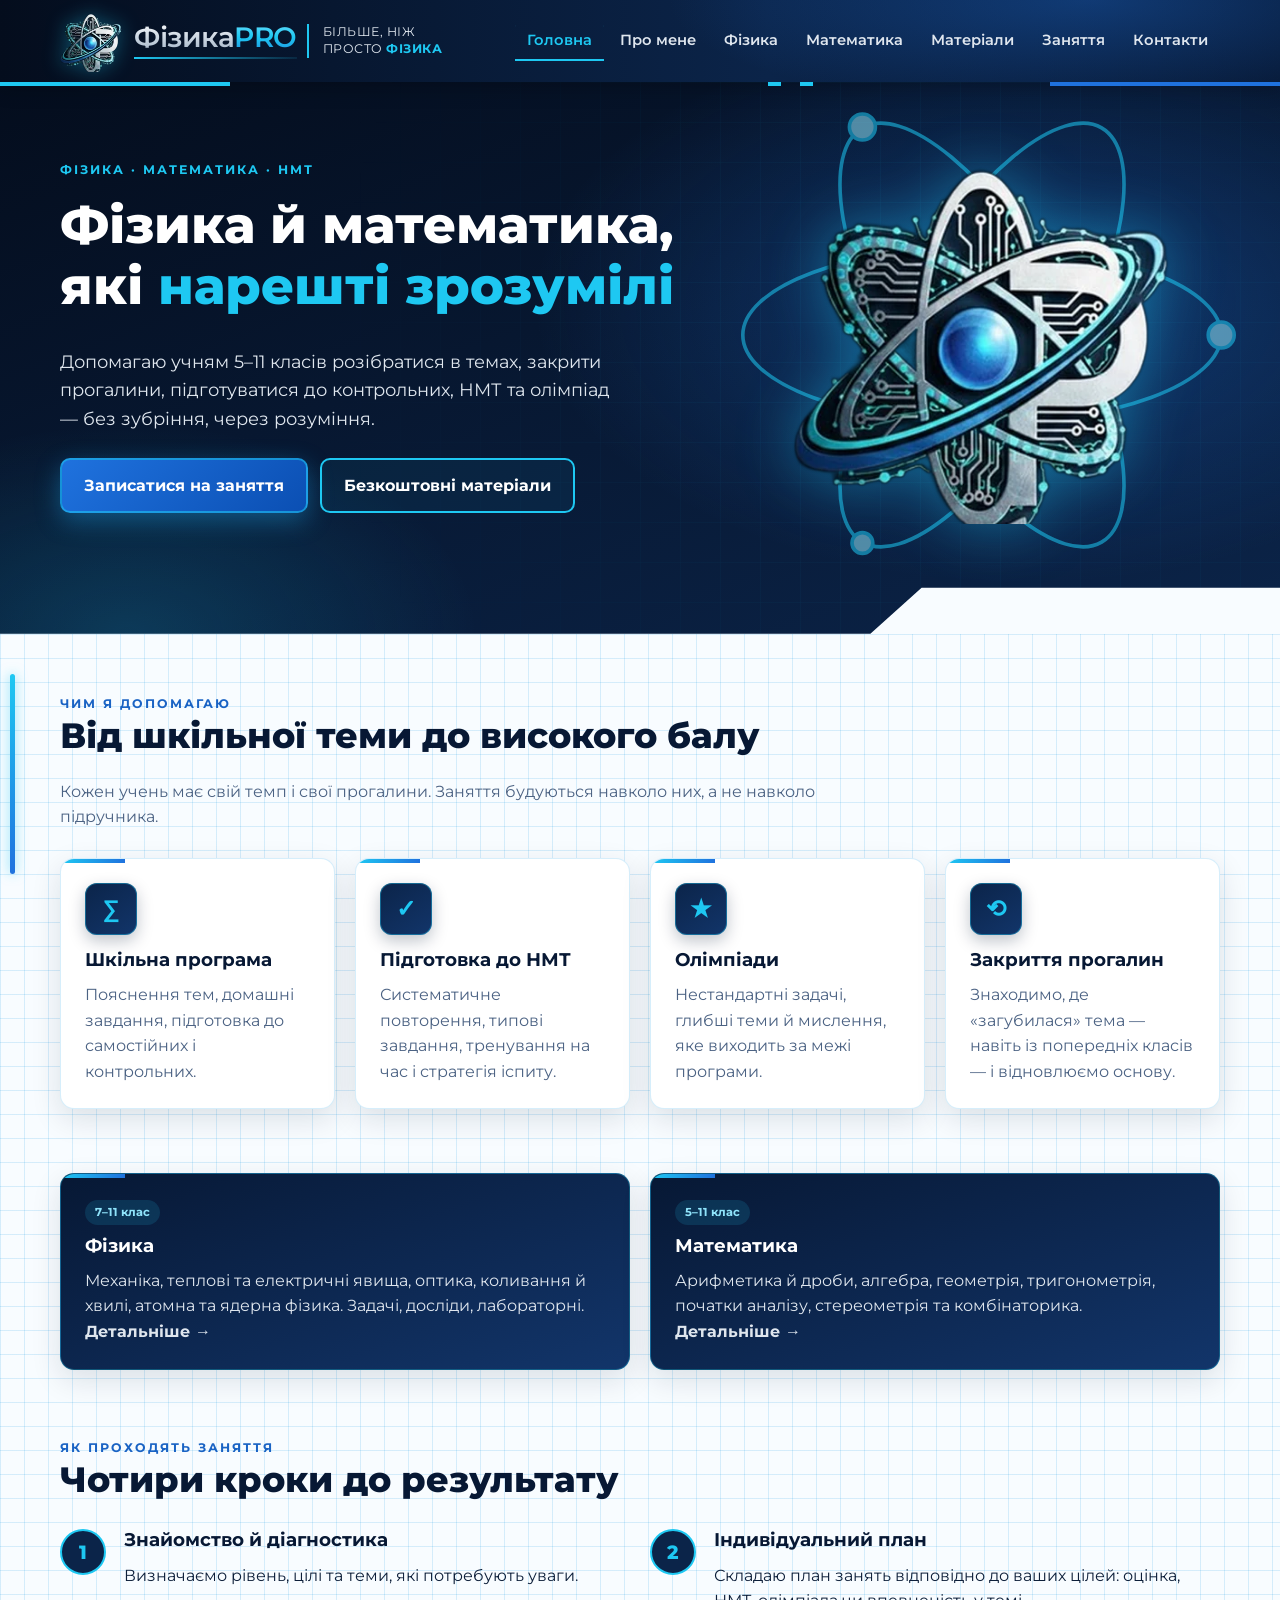
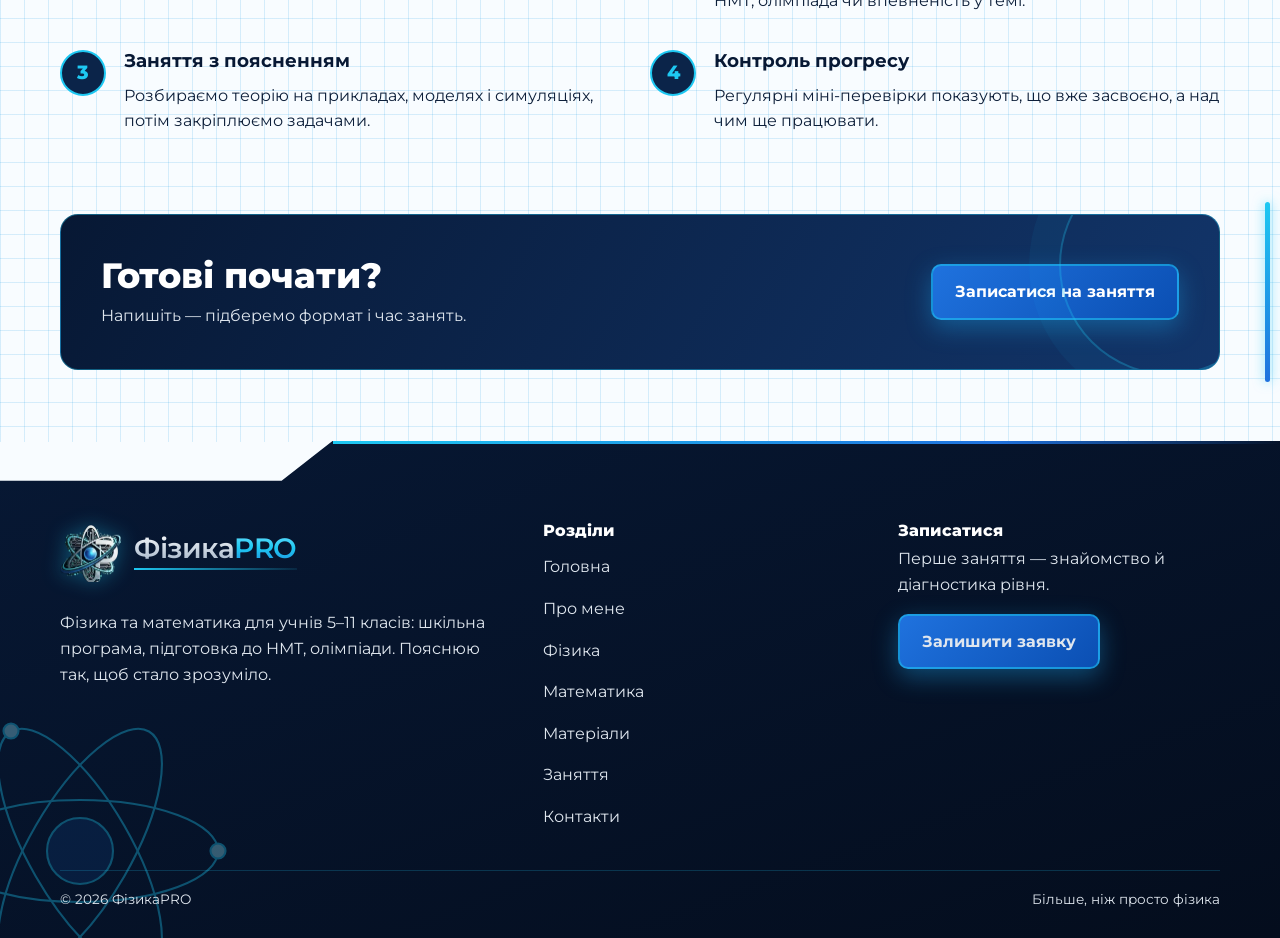
<file: index.html>
<!doctype html>
<html lang="uk">
<head>
<meta charset="utf-8">
<meta name="viewport" content="width=device-width, initial-scale=1">
<title>ФізикаPRO — більше, ніж просто фізика</title>
<meta name="description" content="Репетитор з фізики та математики для учнів 5–11 класів: шкільна програма, НМТ, олімпіади. ФізикаPRO — більше, ніж просто фізика.">
<meta name="theme-color" content="#071834">
<meta property="og:title" content="ФізикаPRO — більше, ніж просто фізика">
<meta property="og:description" content="Репетитор з фізики та математики для учнів 5–11 класів: шкільна програма, НМТ, олімпіади. ФізикаPRO — більше, ніж просто фізика.">
<meta property="og:type" content="website">
<meta property="og:locale" content="uk_UA">
<meta property="og:site_name" content="ФізикаPRO">
<meta name="referrer" content="strict-origin-when-cross-origin">
<meta http-equiv="Content-Security-Policy" content="default-src 'self'; script-src 'self'; style-src 'self'; img-src 'self' data:; font-src 'self'; connect-src 'none'; object-src 'none'; base-uri 'self'; form-action 'none'; upgrade-insecure-requests">
<script type="application/ld+json">{"@context":"https://schema.org","@type":"Person","name":"[Ваше ім'я та прізвище]","jobTitle":"Вчитель і репетитор з фізики та математики","knowsAbout":["Фізика","Математика","НМТ"],"areaServed":"UA","brand":"ФізикаPRO"}</script>
<link rel="preload" href="assets/fonts/montserrat-cyrillic-wght-normal.woff2" as="font" type="font/woff2" crossorigin>
<link rel="icon" type="image/png" sizes="32x32" href="assets/img/favicon-32.png">
<link rel="apple-touch-icon" href="assets/img/apple-touch-icon.png">
<link rel="stylesheet" href="assets/css/style.css">
</head>
<body>
<a class="skip" href="#main">Перейти до змісту</a>
<header class="site-header">
  <div class="wrap header-row">
    <div class="header-left">
      <a class="brand" href="index.html" aria-label="ФізикаPRO — на головну">
  <picture><source srcset="assets/img/emblem-124.webp" type="image/webp"><img src="assets/img/emblem-124.png" alt="" width="62" height="62"></picture>
  <span class="brand-name"><span class="fz">Фізика</span><span class="pro">PRO</span></span>
</a>
      <div class="tagline">Більше, ніж<br>просто <b>фізика</b></div>
    </div>
    <button class="menu-btn" type="button" aria-label="Меню" aria-expanded="false" aria-controls="site-nav"><span></span></button>
    <nav class="nav" id="site-nav" aria-label="Головне меню"><ul>
<li><a href="index.html" aria-current="page">Головна</a></li>
<li><a href="pro-mene.html">Про мене</a></li>
<li><a href="fizyka.html">Фізика</a></li>
<li><a href="matematyka.html">Математика</a></li>
<li><a href="materialy.html">Матеріали</a></li>
<li><a href="zaniattia.html">Заняття</a></li>
<li><a href="kontakty.html">Контакти</a></li>
    </ul></nav>
  </div>
</header>
<main id="main">
<section class="hero">
  <div class="wrap">
    <div>
      <span class="eyebrow">Фізика · Математика · НМТ</span>
      <h1>Фізика й математика, які <em>нарешті зрозумілі</em></h1>
      <p class="lead">Допомагаю учням 5–11 класів розібратися в темах, закрити прогалини, підготуватися до контрольних, НМТ та олімпіад — без зубріння, через розуміння.</p>
      <div class="btns">
        <a class="btn btn-primary" href="kontakty.html">Записатися на заняття</a>
        <a class="btn btn-ghost" href="materialy.html">Безкоштовні матеріали</a>
      </div>
    </div>
    <div class="hero-visual"><svg viewBox="0 0 200 200" aria-hidden="true" fill="none" stroke="#1ec8f2" stroke-width="1.4">
<ellipse cx="100" cy="100" rx="92" ry="34"/><ellipse cx="100" cy="100" rx="92" ry="34" transform="rotate(60 100 100)"/>
<ellipse cx="100" cy="100" rx="92" ry="34" transform="rotate(-60 100 100)"/>
<circle cx="192" cy="100" r="5" fill="#8fe3fa"/><circle cx="54" cy="20" r="5" fill="#8fe3fa"/><circle cx="54" cy="180" r="4" fill="#8fe3fa"/>
<circle cx="100" cy="100" r="22" fill="#1f72de" fill-opacity=".35"/></svg><picture><source srcset="assets/img/emblem.webp" type="image/webp"><img src="assets/img/emblem.png" alt="Емблема ФізикаPRO" width="380" height="379" fetchpriority="high"></picture></div>
  </div>
</section>
<div class="sheet">
  <div class="wrap">
<section class="section">
  <div class="section-head"><span class="kicker">Чим я допомагаю</span><h2>Від шкільної теми до високого балу</h2>
  <p>Кожен учень має свій темп і свої прогалини. Заняття будуються навколо них, а не навколо підручника.</p></div>
  <div class="grid grid-4">
    <div class="card"><div class="icon" aria-hidden="true">∑</div><h3>Шкільна програма</h3><p>Пояснення тем, домашні завдання, підготовка до самостійних і контрольних.</p></div>
    <div class="card"><div class="icon" aria-hidden="true">✓</div><h3>Підготовка до НМТ</h3><p>Систематичне повторення, типові завдання, тренування на час і стратегія іспиту.</p></div>
    <div class="card"><div class="icon" aria-hidden="true">★</div><h3>Олімпіади</h3><p>Нестандартні задачі, глибші теми й мислення, яке виходить за межі програми.</p></div>
    <div class="card"><div class="icon" aria-hidden="true">⟲</div><h3>Закриття прогалин</h3><p>Знаходимо, де «загубилася» тема — навіть із попередніх класів — і відновлюємо основу.</p></div>
  </div>
</section>

<section class="section">
  <div class="grid grid-2">
    <a class="card card-dark card-link" href="fizyka.html">
      <span class="tag tag-dark">7–11 клас</span><h3>Фізика</h3>
      <p>Механіка, теплові та електричні явища, оптика, коливання й хвилі, атомна та ядерна фізика. Задачі, досліди, лабораторні.</p>
      <p class="mt more-dark">Детальніше →</p>
    </a>
    <a class="card card-dark card-link" href="matematyka.html">
      <span class="tag tag-dark">5–11 клас</span><h3>Математика</h3>
      <p>Арифметика й дроби, алгебра, геометрія, тригонометрія, початки аналізу, стереометрія та комбінаторика.</p>
      <p class="mt more-dark">Детальніше →</p>
    </a>
  </div>
</section>

<section class="section">
  <div class="section-head"><span class="kicker">Як проходять заняття</span><h2>Чотири кроки до результату</h2></div>
  <div class="grid grid-2 steps">
    <div class="step"><h3>Знайомство й діагностика</h3><p>Визначаємо рівень, цілі та теми, які потребують уваги.</p></div>
    <div class="step"><h3>Індивідуальний план</h3><p>Складаю план занять відповідно до ваших цілей: оцінка, НМТ, олімпіада чи впевненість у темі.</p></div>
    <div class="step"><h3>Заняття з поясненням</h3><p>Розбираємо теорію на прикладах, моделях і симуляціях, потім закріплюємо задачами.</p></div>
    <div class="step"><h3>Контроль прогресу</h3><p>Регулярні міні-перевірки показують, що вже засвоєно, а над чим ще працювати.</p></div>
  </div>
</section>
<section class="section"><div class="cta">
  <div><h2>Готові почати?</h2><p>Напишіть — підберемо формат і час занять.</p></div>
  <a class="btn btn-primary" href="kontakty.html">Записатися на заняття</a>
</div></section>
  </div>
</div>
</main>
<footer class="site-footer">
  <div class="footer-atom"><svg viewBox="0 0 200 200" aria-hidden="true" fill="none" stroke="#1ec8f2" stroke-width="1.4">
<ellipse cx="100" cy="100" rx="92" ry="34"/><ellipse cx="100" cy="100" rx="92" ry="34" transform="rotate(60 100 100)"/>
<ellipse cx="100" cy="100" rx="92" ry="34" transform="rotate(-60 100 100)"/>
<circle cx="192" cy="100" r="5" fill="#8fe3fa"/><circle cx="54" cy="20" r="5" fill="#8fe3fa"/><circle cx="54" cy="180" r="4" fill="#8fe3fa"/>
<circle cx="100" cy="100" r="22" fill="#1f72de" fill-opacity=".35"/></svg></div>
  <div class="wrap">
    <div class="footer-grid">
      <div>
        <a class="brand" href="index.html" aria-label="ФізикаPRO — на головну">
  <picture><source srcset="assets/img/emblem-124.webp" type="image/webp"><img src="assets/img/emblem-124.png" alt="" width="62" height="62"></picture>
  <span class="brand-name"><span class="fz">Фізика</span><span class="pro">PRO</span></span>
</a>
        <p class="mt">Фізика та математика для учнів 5–11 класів: шкільна програма, підготовка до НМТ, олімпіади. Пояснюю так, щоб стало зрозуміло.</p>
      </div>
      <div><h2 class="fh">Розділи</h2><ul>
<li><a href="index.html">Головна</a></li>
<li><a href="pro-mene.html">Про мене</a></li>
<li><a href="fizyka.html">Фізика</a></li>
<li><a href="matematyka.html">Математика</a></li>
<li><a href="materialy.html">Матеріали</a></li>
<li><a href="zaniattia.html">Заняття</a></li>
<li><a href="kontakty.html">Контакти</a></li>
      </ul></div>
      <div><h2 class="fh">Записатися</h2>
        <p>Перше заняття — знайомство й діагностика рівня.</p>
        <a class="btn btn-primary" href="kontakty.html">Залишити заявку</a>
      </div>
    </div>
    <div class="copy"><span>© <span id="year">2026</span> ФізикаPRO</span><span>Більше, ніж просто фізика</span></div>
  </div>
</footer>
<script src="assets/js/main.js"></script>
</body>
</html>
</file>
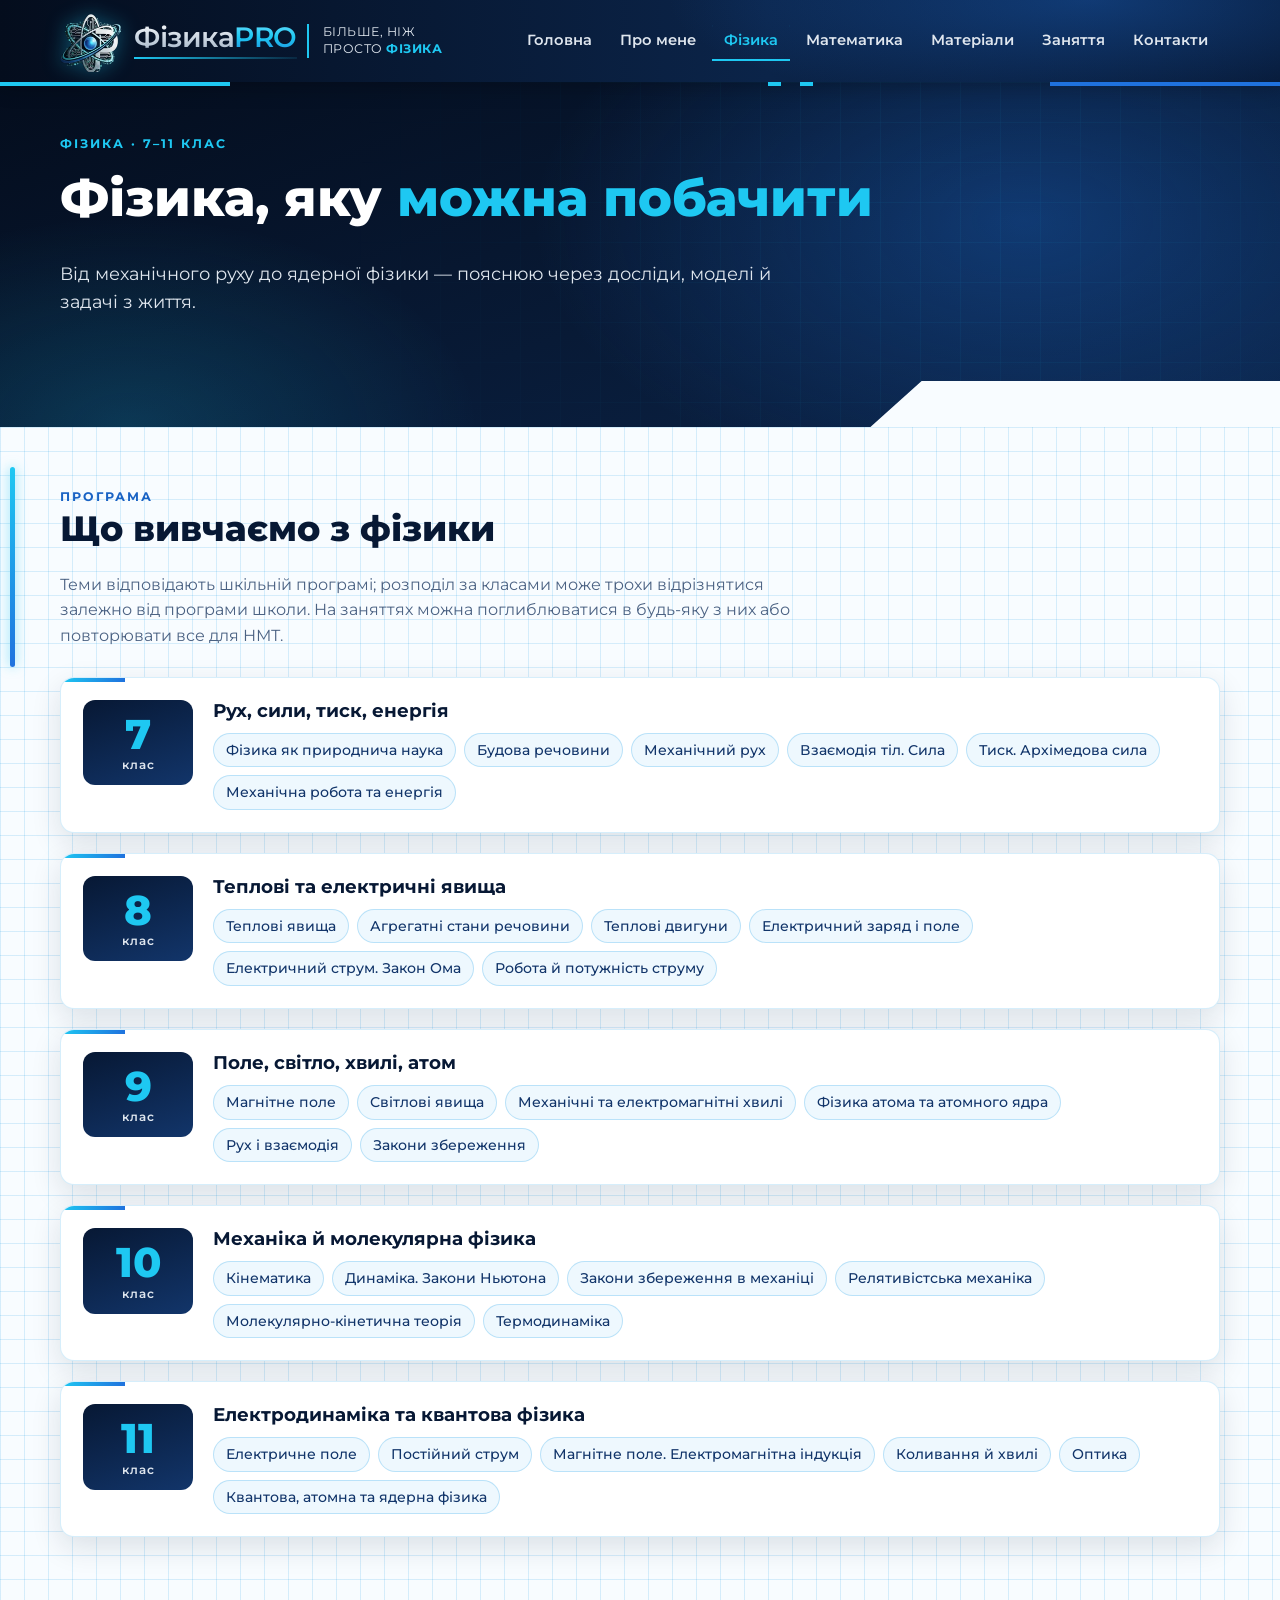
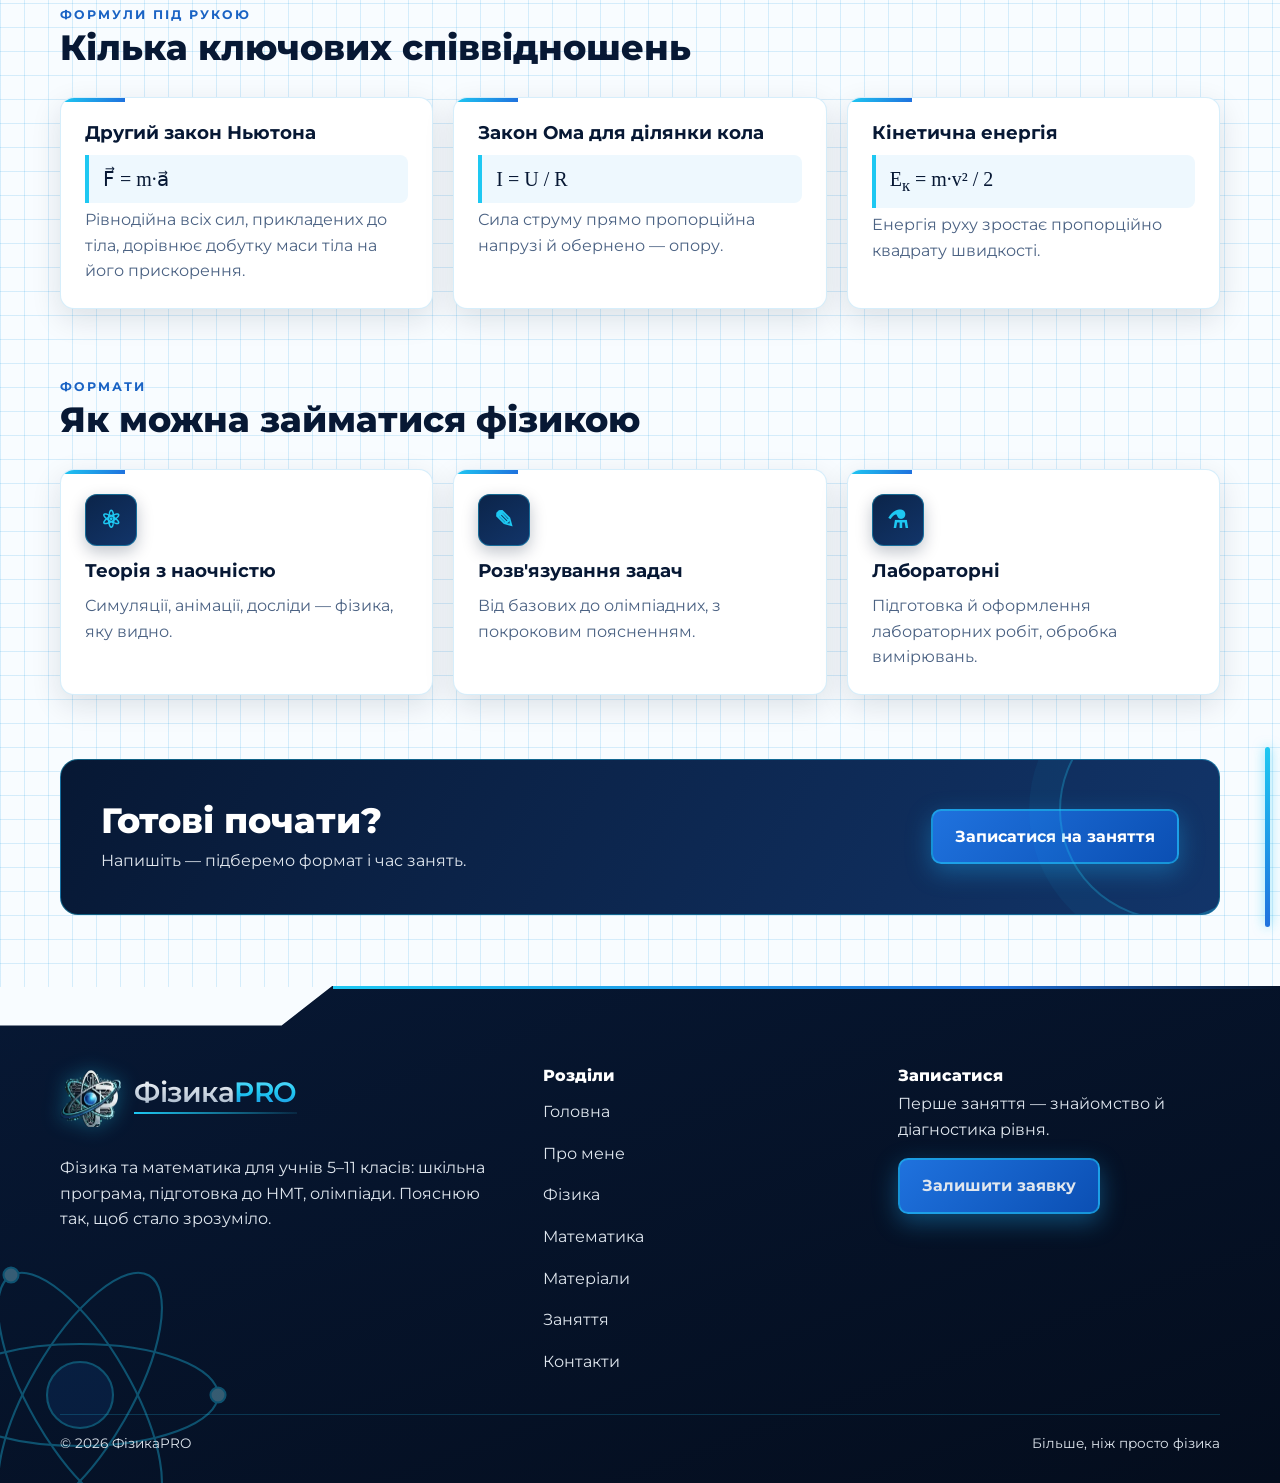
<file: fizyka.html>
<!doctype html>
<html lang="uk">
<head>
<meta charset="utf-8">
<meta name="viewport" content="width=device-width, initial-scale=1">
<title>Фізика · ФізикаPRO</title>
<meta name="description" content="Фізика для 7–11 класів: програма за темами, ключові формули, заняття з репетитором ФізикаPRO.">
<meta name="theme-color" content="#071834">
<meta property="og:title" content="Фізика · ФізикаPRO">
<meta property="og:description" content="Фізика для 7–11 класів: програма за темами, ключові формули, заняття з репетитором ФізикаPRO.">
<meta property="og:type" content="website">
<meta property="og:locale" content="uk_UA">
<meta property="og:site_name" content="ФізикаPRO">
<meta name="referrer" content="strict-origin-when-cross-origin">
<meta http-equiv="Content-Security-Policy" content="default-src 'self'; script-src 'self'; style-src 'self'; img-src 'self' data:; font-src 'self'; connect-src 'none'; object-src 'none'; base-uri 'self'; form-action 'none'; upgrade-insecure-requests">
<link rel="preload" href="assets/fonts/montserrat-cyrillic-wght-normal.woff2" as="font" type="font/woff2" crossorigin>
<link rel="icon" type="image/png" sizes="32x32" href="assets/img/favicon-32.png">
<link rel="apple-touch-icon" href="assets/img/apple-touch-icon.png">
<link rel="stylesheet" href="assets/css/style.css">
</head>
<body>
<a class="skip" href="#main">Перейти до змісту</a>
<header class="site-header">
  <div class="wrap header-row">
    <div class="header-left">
      <a class="brand" href="index.html" aria-label="ФізикаPRO — на головну">
  <picture><source srcset="assets/img/emblem-124.webp" type="image/webp"><img src="assets/img/emblem-124.png" alt="" width="62" height="62"></picture>
  <span class="brand-name"><span class="fz">Фізика</span><span class="pro">PRO</span></span>
</a>
      <div class="tagline">Більше, ніж<br>просто <b>фізика</b></div>
    </div>
    <button class="menu-btn" type="button" aria-label="Меню" aria-expanded="false" aria-controls="site-nav"><span></span></button>
    <nav class="nav" id="site-nav" aria-label="Головне меню"><ul>
<li><a href="index.html">Головна</a></li>
<li><a href="pro-mene.html">Про мене</a></li>
<li><a href="fizyka.html" aria-current="page">Фізика</a></li>
<li><a href="matematyka.html">Математика</a></li>
<li><a href="materialy.html">Матеріали</a></li>
<li><a href="zaniattia.html">Заняття</a></li>
<li><a href="kontakty.html">Контакти</a></li>
    </ul></nav>
  </div>
</header>
<main id="main">
<section class="hero page-hero">
  <div class="wrap">
    <div>
      <span class="eyebrow">Фізика · 7–11 клас</span>
      <h1>Фізика, яку <em>можна побачити</em></h1>
      <p class="lead">Від механічного руху до ядерної фізики — пояснюю через досліди, моделі й задачі з життя.</p>
    </div>
  </div>
</section>
<div class="sheet">
  <div class="wrap">
<section class="section">
  <div class="section-head"><span class="kicker">Програма</span><h2>Що вивчаємо з фізики</h2>
  <p>Теми відповідають шкільній програмі; розподіл за класами може трохи відрізнятися залежно від програми школи. На заняттях можна поглиблюватися в будь-яку з них або повторювати все для НМТ.</p></div>
<div class="grid"><div class="card grade"><div class="grade-num">7<small>клас</small></div>
<div><h3>Рух, сили, тиск, енергія</h3><ul class="chips"><li>Фізика як природнича наука</li><li>Будова речовини</li><li>Механічний рух</li><li>Взаємодія тіл. Сила</li><li>Тиск. Архімедова сила</li><li>Механічна робота та енергія</li></ul></div></div>
<div class="card grade"><div class="grade-num">8<small>клас</small></div>
<div><h3>Теплові та електричні явища</h3><ul class="chips"><li>Теплові явища</li><li>Агрегатні стани речовини</li><li>Теплові двигуни</li><li>Електричний заряд і поле</li><li>Електричний струм. Закон Ома</li><li>Робота й потужність струму</li></ul></div></div>
<div class="card grade"><div class="grade-num">9<small>клас</small></div>
<div><h3>Поле, світло, хвилі, атом</h3><ul class="chips"><li>Магнітне поле</li><li>Світлові явища</li><li>Механічні та електромагнітні хвилі</li><li>Фізика атома та атомного ядра</li><li>Рух і взаємодія</li><li>Закони збереження</li></ul></div></div>
<div class="card grade"><div class="grade-num">10<small>клас</small></div>
<div><h3>Механіка й молекулярна фізика</h3><ul class="chips"><li>Кінематика</li><li>Динаміка. Закони Ньютона</li><li>Закони збереження в механіці</li><li>Релятивістська механіка</li><li>Молекулярно-кінетична теорія</li><li>Термодинаміка</li></ul></div></div>
<div class="card grade"><div class="grade-num">11<small>клас</small></div>
<div><h3>Електродинаміка та квантова фізика</h3><ul class="chips"><li>Електричне поле</li><li>Постійний струм</li><li>Магнітне поле. Електромагнітна індукція</li><li>Коливання й хвилі</li><li>Оптика</li><li>Квантова, атомна та ядерна фізика</li></ul></div></div></div>
</section>

<section class="section">
  <div class="section-head"><span class="kicker">Формули під рукою</span><h2>Кілька ключових співвідношень</h2></div>
  <div class="grid grid-3">
    <div class="card"><h3>Другий закон Ньютона</h3><div class="formula">F⃗ = m·a⃗</div><p>Рівнодійна всіх сил, прикладених до тіла, дорівнює добутку маси тіла на його прискорення.</p></div>
    <div class="card"><h3>Закон Ома для ділянки кола</h3><div class="formula">I = U / R</div><p>Сила струму прямо пропорційна напрузі й обернено — опору.</p></div>
    <div class="card"><h3>Кінетична енергія</h3><div class="formula">E<sub>к</sub> = m·v² / 2</div><p>Енергія руху зростає пропорційно квадрату швидкості.</p></div>
  </div>
</section>

<section class="section">
  <div class="section-head"><span class="kicker">Формати</span><h2>Як можна займатися фізикою</h2></div>
  <div class="grid grid-3">
    <div class="card"><div class="icon" aria-hidden="true">⚛</div><h3>Теорія з наочністю</h3><p>Симуляції, анімації, досліди — фізика, яку видно.</p></div>
    <div class="card"><div class="icon" aria-hidden="true">✎</div><h3>Розв'язування задач</h3><p>Від базових до олімпіадних, з покроковим поясненням.</p></div>
    <div class="card"><div class="icon" aria-hidden="true">⚗</div><h3>Лабораторні</h3><p>Підготовка й оформлення лабораторних робіт, обробка вимірювань.</p></div>
  </div>
</section>
<section class="section"><div class="cta">
  <div><h2>Готові почати?</h2><p>Напишіть — підберемо формат і час занять.</p></div>
  <a class="btn btn-primary" href="kontakty.html">Записатися на заняття</a>
</div></section>
  </div>
</div>
</main>
<footer class="site-footer">
  <div class="footer-atom"><svg viewBox="0 0 200 200" aria-hidden="true" fill="none" stroke="#1ec8f2" stroke-width="1.4">
<ellipse cx="100" cy="100" rx="92" ry="34"/><ellipse cx="100" cy="100" rx="92" ry="34" transform="rotate(60 100 100)"/>
<ellipse cx="100" cy="100" rx="92" ry="34" transform="rotate(-60 100 100)"/>
<circle cx="192" cy="100" r="5" fill="#8fe3fa"/><circle cx="54" cy="20" r="5" fill="#8fe3fa"/><circle cx="54" cy="180" r="4" fill="#8fe3fa"/>
<circle cx="100" cy="100" r="22" fill="#1f72de" fill-opacity=".35"/></svg></div>
  <div class="wrap">
    <div class="footer-grid">
      <div>
        <a class="brand" href="index.html" aria-label="ФізикаPRO — на головну">
  <picture><source srcset="assets/img/emblem-124.webp" type="image/webp"><img src="assets/img/emblem-124.png" alt="" width="62" height="62"></picture>
  <span class="brand-name"><span class="fz">Фізика</span><span class="pro">PRO</span></span>
</a>
        <p class="mt">Фізика та математика для учнів 5–11 класів: шкільна програма, підготовка до НМТ, олімпіади. Пояснюю так, щоб стало зрозуміло.</p>
      </div>
      <div><h2 class="fh">Розділи</h2><ul>
<li><a href="index.html">Головна</a></li>
<li><a href="pro-mene.html">Про мене</a></li>
<li><a href="fizyka.html">Фізика</a></li>
<li><a href="matematyka.html">Математика</a></li>
<li><a href="materialy.html">Матеріали</a></li>
<li><a href="zaniattia.html">Заняття</a></li>
<li><a href="kontakty.html">Контакти</a></li>
      </ul></div>
      <div><h2 class="fh">Записатися</h2>
        <p>Перше заняття — знайомство й діагностика рівня.</p>
        <a class="btn btn-primary" href="kontakty.html">Залишити заявку</a>
      </div>
    </div>
    <div class="copy"><span>© <span id="year">2026</span> ФізикаPRO</span><span>Більше, ніж просто фізика</span></div>
  </div>
</footer>
<script src="assets/js/main.js"></script>
</body>
</html>
</file>
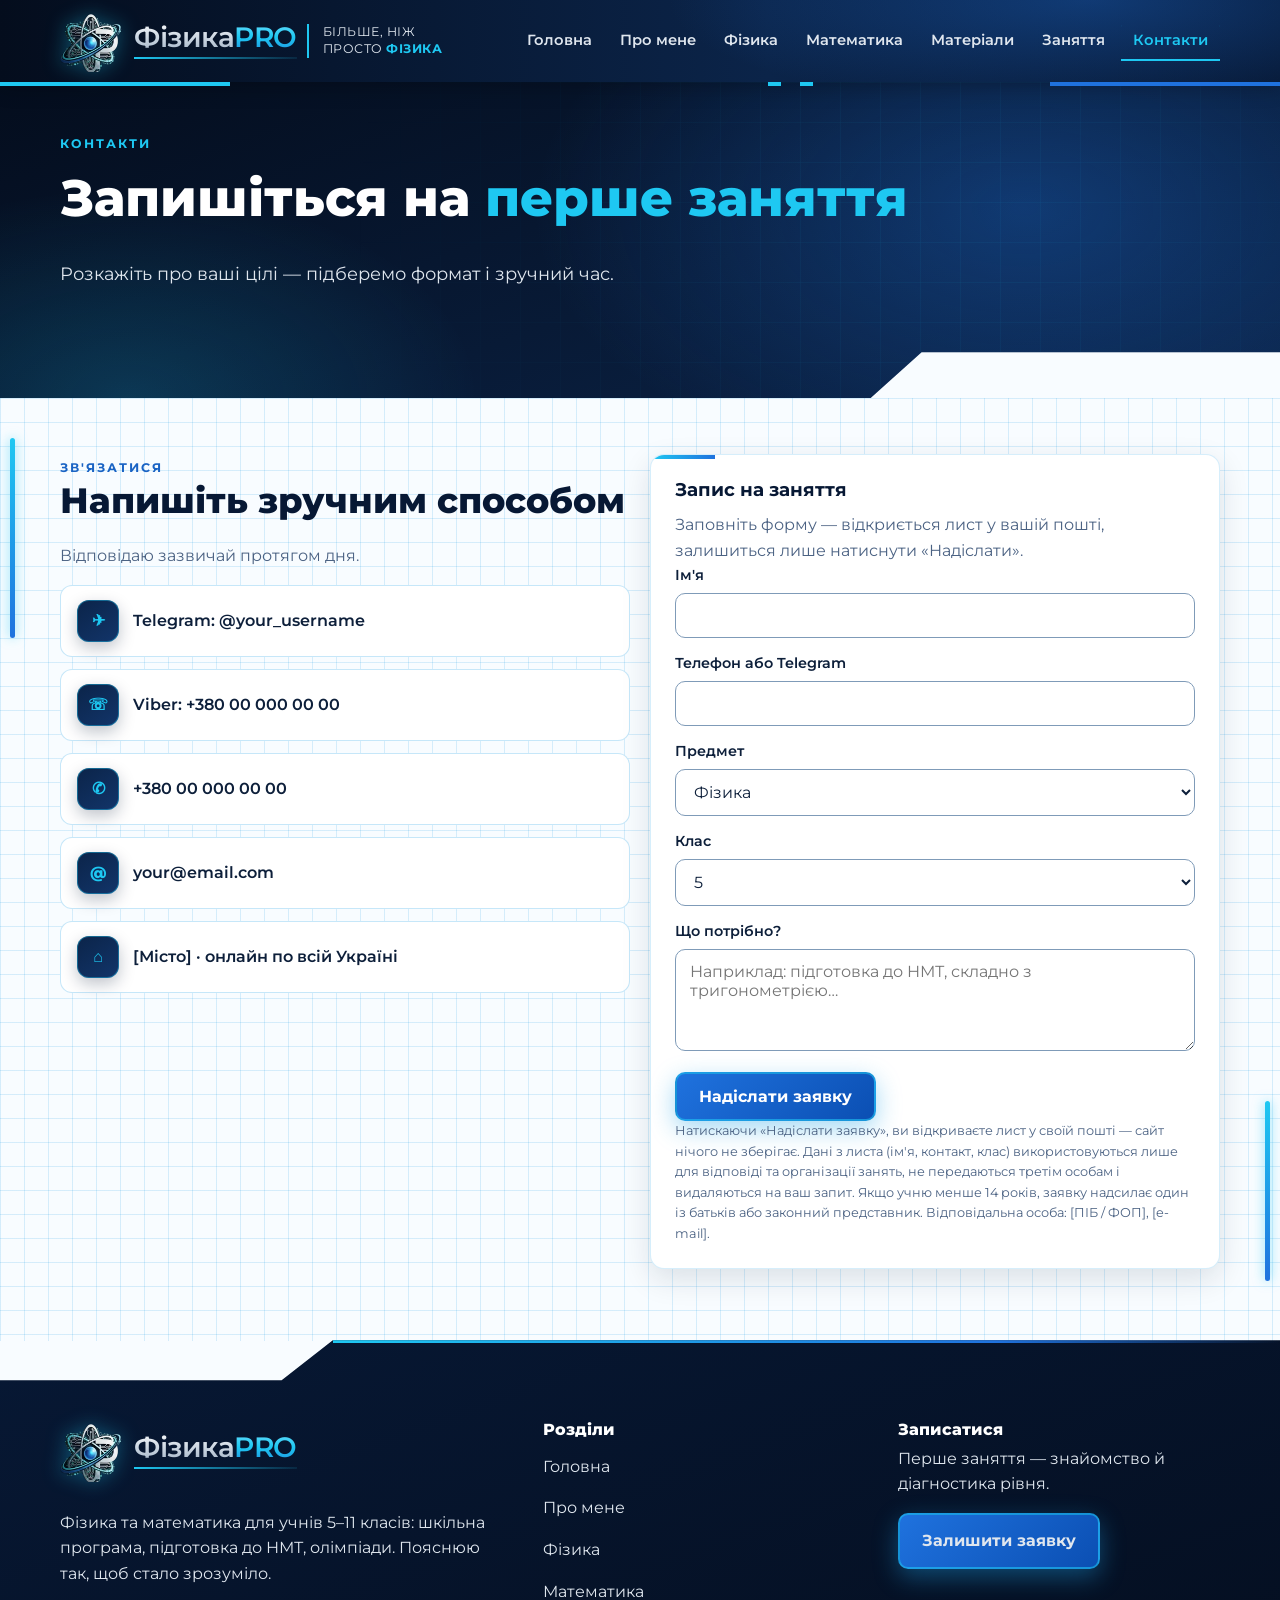
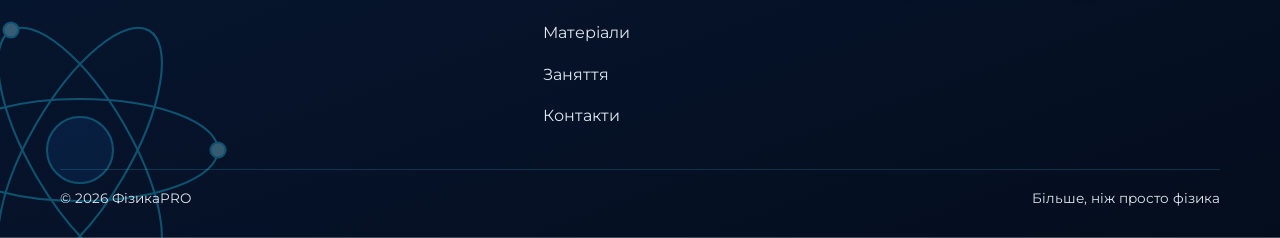
<file: kontakty.html>
<!doctype html>
<html lang="uk">
<head>
<meta charset="utf-8">
<meta name="viewport" content="width=device-width, initial-scale=1">
<title>Контакти · ФізикаPRO</title>
<meta name="description" content="Контакти вчителя фізики та математики ФізикаPRO. Запис на заняття онлайн і наживо.">
<meta name="theme-color" content="#071834">
<meta property="og:title" content="Контакти · ФізикаPRO">
<meta property="og:description" content="Контакти вчителя фізики та математики ФізикаPRO. Запис на заняття онлайн і наживо.">
<meta property="og:type" content="website">
<meta property="og:locale" content="uk_UA">
<meta property="og:site_name" content="ФізикаPRO">
<meta name="referrer" content="strict-origin-when-cross-origin">
<meta http-equiv="Content-Security-Policy" content="default-src 'self'; script-src 'self'; style-src 'self'; img-src 'self' data:; font-src 'self'; connect-src 'none'; object-src 'none'; base-uri 'self'; form-action 'none'; upgrade-insecure-requests">
<link rel="preload" href="assets/fonts/montserrat-cyrillic-wght-normal.woff2" as="font" type="font/woff2" crossorigin>
<link rel="icon" type="image/png" sizes="32x32" href="assets/img/favicon-32.png">
<link rel="apple-touch-icon" href="assets/img/apple-touch-icon.png">
<link rel="stylesheet" href="assets/css/style.css">
</head>
<body>
<a class="skip" href="#main">Перейти до змісту</a>
<header class="site-header">
  <div class="wrap header-row">
    <div class="header-left">
      <a class="brand" href="index.html" aria-label="ФізикаPRO — на головну">
  <picture><source srcset="assets/img/emblem-124.webp" type="image/webp"><img src="assets/img/emblem-124.png" alt="" width="62" height="62"></picture>
  <span class="brand-name"><span class="fz">Фізика</span><span class="pro">PRO</span></span>
</a>
      <div class="tagline">Більше, ніж<br>просто <b>фізика</b></div>
    </div>
    <button class="menu-btn" type="button" aria-label="Меню" aria-expanded="false" aria-controls="site-nav"><span></span></button>
    <nav class="nav" id="site-nav" aria-label="Головне меню"><ul>
<li><a href="index.html">Головна</a></li>
<li><a href="pro-mene.html">Про мене</a></li>
<li><a href="fizyka.html">Фізика</a></li>
<li><a href="matematyka.html">Математика</a></li>
<li><a href="materialy.html">Матеріали</a></li>
<li><a href="zaniattia.html">Заняття</a></li>
<li><a href="kontakty.html" aria-current="page">Контакти</a></li>
    </ul></nav>
  </div>
</header>
<main id="main">
<section class="hero page-hero">
  <div class="wrap">
    <div>
      <span class="eyebrow">Контакти</span>
      <h1>Запишіться на <em>перше заняття</em></h1>
      <p class="lead">Розкажіть про ваші цілі — підберемо формат і зручний час.</p>
    </div>
  </div>
</section>
<div class="sheet">
  <div class="wrap">
<section class="section">
  <div class="grid grid-2">
    <div>
      <span class="kicker">Зв'язатися</span><h2>Напишіть зручним способом</h2>
      <p class="muted">Відповідаю зазвичай протягом дня.</p>
      <ul class="contact-list">
        <li><a href="https://t.me/your_username"><span class="icon" aria-hidden="true">✈</span>Telegram: @your_username</a></li>
        <li><a href="viber://chat?number=%2B380000000000"><span class="icon" aria-hidden="true">☏</span>Viber: +380 00 000 00 00</a></li>
        <li><a href="tel:+380000000000"><span class="icon" aria-hidden="true">✆</span>+380 00 000 00 00</a></li>
        <li><a href="mailto:your@email.com"><span class="icon" aria-hidden="true">@</span>your@email.com</a></li>
        <li><div><span class="icon" aria-hidden="true">⌂</span>[Місто] · онлайн по всій Україні</div></li>
      </ul>
    </div>
    <div class="card">
      <h3>Запис на заняття</h3>
      <p class="mb">Заповніть форму — відкриється лист у вашій пошті, залишиться лише натиснути «Надіслати».</p>
      <form id="signup" data-email="your@email.com">
        <div class="field"><label for="f-name">Ім'я</label><input id="f-name" name="name" type="text" autocomplete="name" required></div>
        <div class="field"><label for="f-contact">Телефон або Telegram</label><input id="f-contact" name="contact" type="text" autocomplete="tel" required></div>
        <div class="field"><label for="f-subject">Предмет</label><select id="f-subject" name="subject"><option>Фізика</option><option>Математика</option><option>Фізика і математика</option></select></div>
        <div class="field"><label for="f-grade">Клас</label><select id="f-grade" name="grade"><option>5</option><option>6</option><option>7</option><option>8</option><option>9</option><option>10</option><option>11</option><option>Випускник / НМТ</option></select></div>
        <div class="field"><label for="f-msg">Що потрібно?</label><textarea id="f-msg" name="message" rows="4" placeholder="Наприклад: підготовка до НМТ, складно з тригонометрією…"></textarea></div>
        <button class="btn btn-primary" type="submit">Надіслати заявку</button>
        <p id="signup-note" class="form-note" role="status"></p>
        <p class="privacy">Натискаючи «Надіслати заявку», ви відкриваєте лист у своїй пошті — сайт нічого не зберігає. Дані з листа (ім'я, контакт, клас) використовуються лише для відповіді та організації занять, не передаються третім особам і видаляються на ваш запит. Якщо учню менше 14 років, заявку надсилає один із батьків або законний представник. Відповідальна особа: [ПІБ / ФОП], [e-mail].</p>
      </form>
    </div>
  </div>
</section>

  </div>
</div>
</main>
<footer class="site-footer">
  <div class="footer-atom"><svg viewBox="0 0 200 200" aria-hidden="true" fill="none" stroke="#1ec8f2" stroke-width="1.4">
<ellipse cx="100" cy="100" rx="92" ry="34"/><ellipse cx="100" cy="100" rx="92" ry="34" transform="rotate(60 100 100)"/>
<ellipse cx="100" cy="100" rx="92" ry="34" transform="rotate(-60 100 100)"/>
<circle cx="192" cy="100" r="5" fill="#8fe3fa"/><circle cx="54" cy="20" r="5" fill="#8fe3fa"/><circle cx="54" cy="180" r="4" fill="#8fe3fa"/>
<circle cx="100" cy="100" r="22" fill="#1f72de" fill-opacity=".35"/></svg></div>
  <div class="wrap">
    <div class="footer-grid">
      <div>
        <a class="brand" href="index.html" aria-label="ФізикаPRO — на головну">
  <picture><source srcset="assets/img/emblem-124.webp" type="image/webp"><img src="assets/img/emblem-124.png" alt="" width="62" height="62"></picture>
  <span class="brand-name"><span class="fz">Фізика</span><span class="pro">PRO</span></span>
</a>
        <p class="mt">Фізика та математика для учнів 5–11 класів: шкільна програма, підготовка до НМТ, олімпіади. Пояснюю так, щоб стало зрозуміло.</p>
      </div>
      <div><h2 class="fh">Розділи</h2><ul>
<li><a href="index.html">Головна</a></li>
<li><a href="pro-mene.html">Про мене</a></li>
<li><a href="fizyka.html">Фізика</a></li>
<li><a href="matematyka.html">Математика</a></li>
<li><a href="materialy.html">Матеріали</a></li>
<li><a href="zaniattia.html">Заняття</a></li>
<li><a href="kontakty.html">Контакти</a></li>
      </ul></div>
      <div><h2 class="fh">Записатися</h2>
        <p>Перше заняття — знайомство й діагностика рівня.</p>
        <a class="btn btn-primary" href="kontakty.html">Залишити заявку</a>
      </div>
    </div>
    <div class="copy"><span>© <span id="year">2026</span> ФізикаPRO</span><span>Більше, ніж просто фізика</span></div>
  </div>
</footer>
<script src="assets/js/main.js"></script>
</body>
</html>
</file>
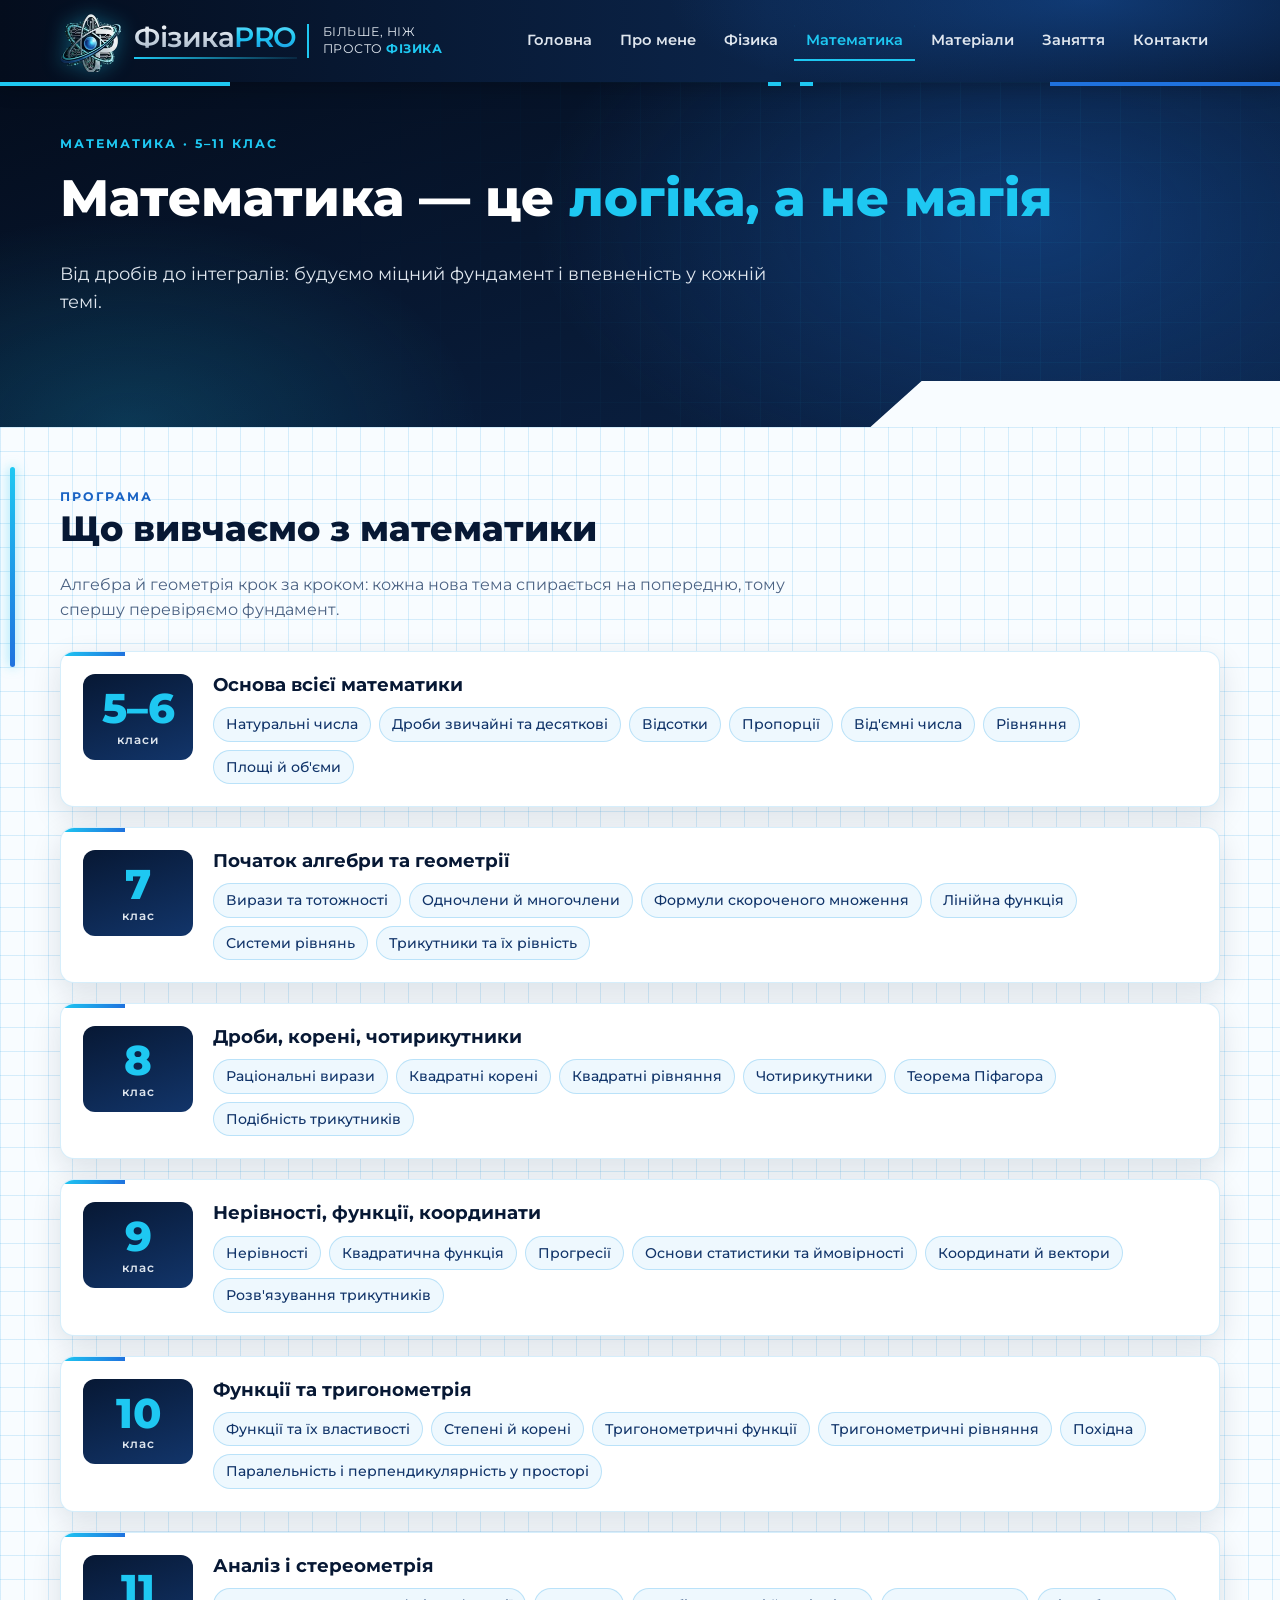
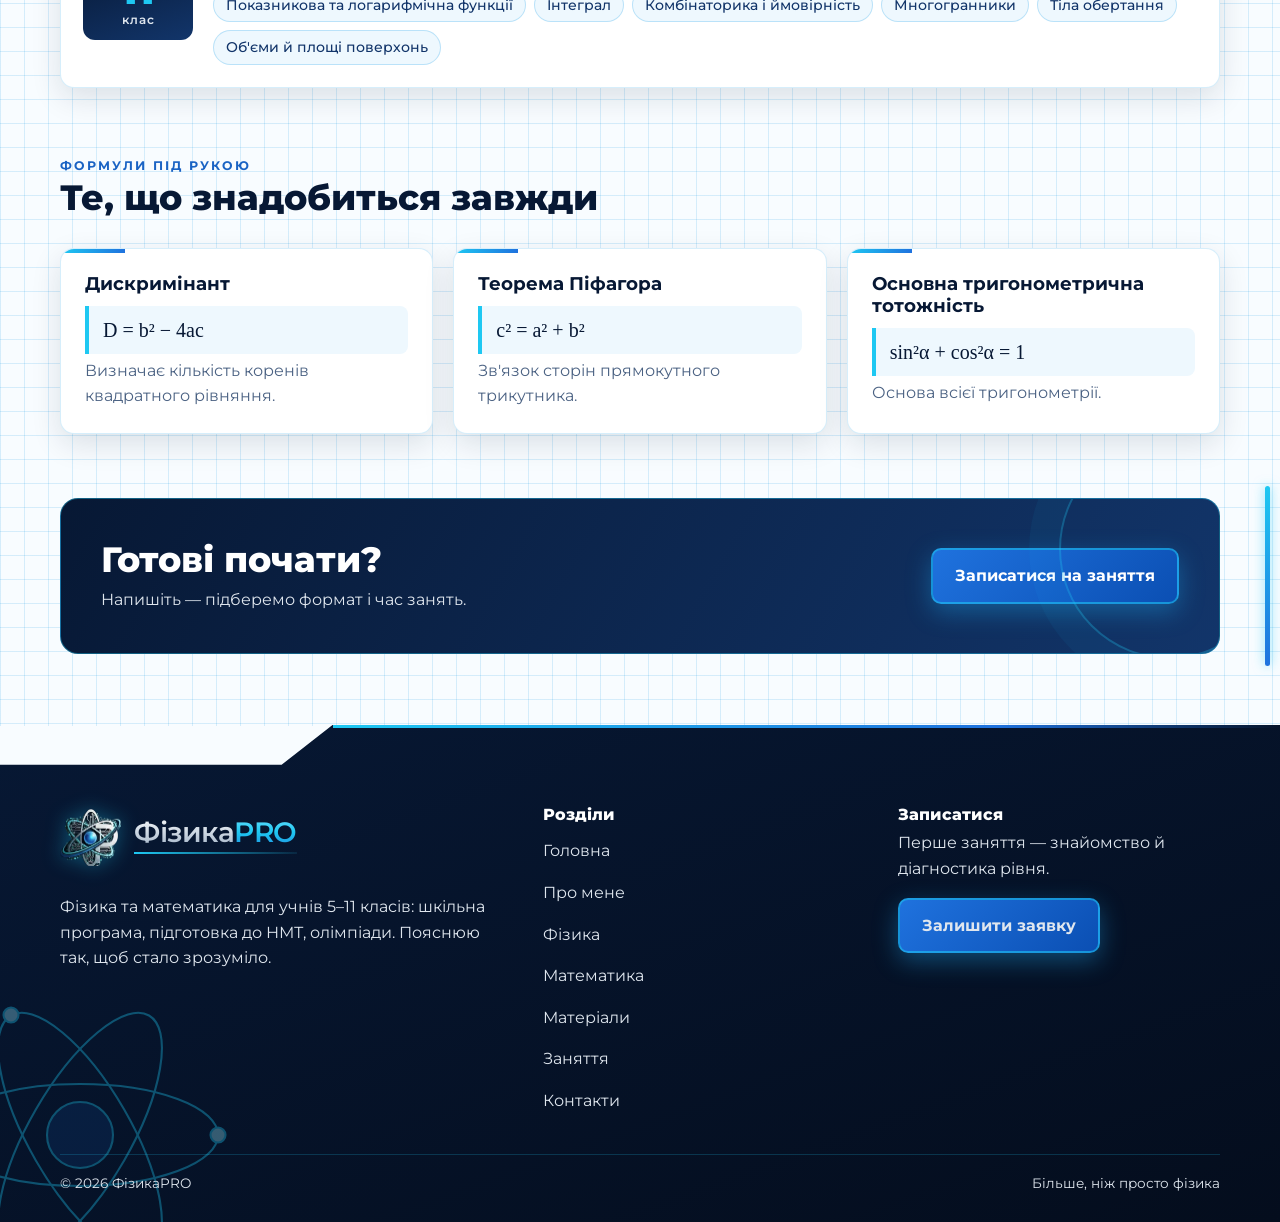
<file: matematyka.html>
<!doctype html>
<html lang="uk">
<head>
<meta charset="utf-8">
<meta name="viewport" content="width=device-width, initial-scale=1">
<title>Математика · ФізикаPRO</title>
<meta name="description" content="Математика для 5–11 класів: алгебра, геометрія, початки аналізу, підготовка до НМТ з ФізикаPRO.">
<meta name="theme-color" content="#071834">
<meta property="og:title" content="Математика · ФізикаPRO">
<meta property="og:description" content="Математика для 5–11 класів: алгебра, геометрія, початки аналізу, підготовка до НМТ з ФізикаPRO.">
<meta property="og:type" content="website">
<meta property="og:locale" content="uk_UA">
<meta property="og:site_name" content="ФізикаPRO">
<meta name="referrer" content="strict-origin-when-cross-origin">
<meta http-equiv="Content-Security-Policy" content="default-src 'self'; script-src 'self'; style-src 'self'; img-src 'self' data:; font-src 'self'; connect-src 'none'; object-src 'none'; base-uri 'self'; form-action 'none'; upgrade-insecure-requests">
<link rel="preload" href="assets/fonts/montserrat-cyrillic-wght-normal.woff2" as="font" type="font/woff2" crossorigin>
<link rel="icon" type="image/png" sizes="32x32" href="assets/img/favicon-32.png">
<link rel="apple-touch-icon" href="assets/img/apple-touch-icon.png">
<link rel="stylesheet" href="assets/css/style.css">
</head>
<body>
<a class="skip" href="#main">Перейти до змісту</a>
<header class="site-header">
  <div class="wrap header-row">
    <div class="header-left">
      <a class="brand" href="index.html" aria-label="ФізикаPRO — на головну">
  <picture><source srcset="assets/img/emblem-124.webp" type="image/webp"><img src="assets/img/emblem-124.png" alt="" width="62" height="62"></picture>
  <span class="brand-name"><span class="fz">Фізика</span><span class="pro">PRO</span></span>
</a>
      <div class="tagline">Більше, ніж<br>просто <b>фізика</b></div>
    </div>
    <button class="menu-btn" type="button" aria-label="Меню" aria-expanded="false" aria-controls="site-nav"><span></span></button>
    <nav class="nav" id="site-nav" aria-label="Головне меню"><ul>
<li><a href="index.html">Головна</a></li>
<li><a href="pro-mene.html">Про мене</a></li>
<li><a href="fizyka.html">Фізика</a></li>
<li><a href="matematyka.html" aria-current="page">Математика</a></li>
<li><a href="materialy.html">Матеріали</a></li>
<li><a href="zaniattia.html">Заняття</a></li>
<li><a href="kontakty.html">Контакти</a></li>
    </ul></nav>
  </div>
</header>
<main id="main">
<section class="hero page-hero">
  <div class="wrap">
    <div>
      <span class="eyebrow">Математика · 5–11 клас</span>
      <h1>Математика — це <em>логіка, а не магія</em></h1>
      <p class="lead">Від дробів до інтегралів: будуємо міцний фундамент і впевненість у кожній темі.</p>
    </div>
  </div>
</section>
<div class="sheet">
  <div class="wrap">
<section class="section">
  <div class="section-head"><span class="kicker">Програма</span><h2>Що вивчаємо з математики</h2>
  <p>Алгебра й геометрія крок за кроком: кожна нова тема спирається на попередню, тому спершу перевіряємо фундамент.</p></div>
<div class="grid"><div class="card grade"><div class="grade-num">5–6<small>класи</small></div>
<div><h3>Основа всієї математики</h3><ul class="chips"><li>Натуральні числа</li><li>Дроби звичайні та десяткові</li><li>Відсотки</li><li>Пропорції</li><li>Від'ємні числа</li><li>Рівняння</li><li>Площі й об'єми</li></ul></div></div>
<div class="card grade"><div class="grade-num">7<small>клас</small></div>
<div><h3>Початок алгебри та геометрії</h3><ul class="chips"><li>Вирази та тотожності</li><li>Одночлени й многочлени</li><li>Формули скороченого множення</li><li>Лінійна функція</li><li>Системи рівнянь</li><li>Трикутники та їх рівність</li></ul></div></div>
<div class="card grade"><div class="grade-num">8<small>клас</small></div>
<div><h3>Дроби, корені, чотирикутники</h3><ul class="chips"><li>Раціональні вирази</li><li>Квадратні корені</li><li>Квадратні рівняння</li><li>Чотирикутники</li><li>Теорема Піфагора</li><li>Подібність трикутників</li></ul></div></div>
<div class="card grade"><div class="grade-num">9<small>клас</small></div>
<div><h3>Нерівності, функції, координати</h3><ul class="chips"><li>Нерівності</li><li>Квадратична функція</li><li>Прогресії</li><li>Основи статистики та ймовірності</li><li>Координати й вектори</li><li>Розв'язування трикутників</li></ul></div></div>
<div class="card grade"><div class="grade-num">10<small>клас</small></div>
<div><h3>Функції та тригонометрія</h3><ul class="chips"><li>Функції та їх властивості</li><li>Степені й корені</li><li>Тригонометричні функції</li><li>Тригонометричні рівняння</li><li>Похідна</li><li>Паралельність і перпендикулярність у просторі</li></ul></div></div>
<div class="card grade"><div class="grade-num">11<small>клас</small></div>
<div><h3>Аналіз і стереометрія</h3><ul class="chips"><li>Показникова та логарифмічна функції</li><li>Інтеграл</li><li>Комбінаторика і ймовірність</li><li>Многогранники</li><li>Тіла обертання</li><li>Об'єми й площі поверхонь</li></ul></div></div></div>
</section>

<section class="section">
  <div class="section-head"><span class="kicker">Формули під рукою</span><h2>Те, що знадобиться завжди</h2></div>
  <div class="grid grid-3">
    <div class="card"><h3>Дискримінант</h3><div class="formula">D = b² − 4ac</div><p>Визначає кількість коренів квадратного рівняння.</p></div>
    <div class="card"><h3>Теорема Піфагора</h3><div class="formula">c² = a² + b²</div><p>Зв'язок сторін прямокутного трикутника.</p></div>
    <div class="card"><h3>Основна тригонометрична тотожність</h3><div class="formula">sin²α + cos²α = 1</div><p>Основа всієї тригонометрії.</p></div>
  </div>
</section>
<section class="section"><div class="cta">
  <div><h2>Готові почати?</h2><p>Напишіть — підберемо формат і час занять.</p></div>
  <a class="btn btn-primary" href="kontakty.html">Записатися на заняття</a>
</div></section>
  </div>
</div>
</main>
<footer class="site-footer">
  <div class="footer-atom"><svg viewBox="0 0 200 200" aria-hidden="true" fill="none" stroke="#1ec8f2" stroke-width="1.4">
<ellipse cx="100" cy="100" rx="92" ry="34"/><ellipse cx="100" cy="100" rx="92" ry="34" transform="rotate(60 100 100)"/>
<ellipse cx="100" cy="100" rx="92" ry="34" transform="rotate(-60 100 100)"/>
<circle cx="192" cy="100" r="5" fill="#8fe3fa"/><circle cx="54" cy="20" r="5" fill="#8fe3fa"/><circle cx="54" cy="180" r="4" fill="#8fe3fa"/>
<circle cx="100" cy="100" r="22" fill="#1f72de" fill-opacity=".35"/></svg></div>
  <div class="wrap">
    <div class="footer-grid">
      <div>
        <a class="brand" href="index.html" aria-label="ФізикаPRO — на головну">
  <picture><source srcset="assets/img/emblem-124.webp" type="image/webp"><img src="assets/img/emblem-124.png" alt="" width="62" height="62"></picture>
  <span class="brand-name"><span class="fz">Фізика</span><span class="pro">PRO</span></span>
</a>
        <p class="mt">Фізика та математика для учнів 5–11 класів: шкільна програма, підготовка до НМТ, олімпіади. Пояснюю так, щоб стало зрозуміло.</p>
      </div>
      <div><h2 class="fh">Розділи</h2><ul>
<li><a href="index.html">Головна</a></li>
<li><a href="pro-mene.html">Про мене</a></li>
<li><a href="fizyka.html">Фізика</a></li>
<li><a href="matematyka.html">Математика</a></li>
<li><a href="materialy.html">Матеріали</a></li>
<li><a href="zaniattia.html">Заняття</a></li>
<li><a href="kontakty.html">Контакти</a></li>
      </ul></div>
      <div><h2 class="fh">Записатися</h2>
        <p>Перше заняття — знайомство й діагностика рівня.</p>
        <a class="btn btn-primary" href="kontakty.html">Залишити заявку</a>
      </div>
    </div>
    <div class="copy"><span>© <span id="year">2026</span> ФізикаPRO</span><span>Більше, ніж просто фізика</span></div>
  </div>
</footer>
<script src="assets/js/main.js"></script>
</body>
</html>
</file>
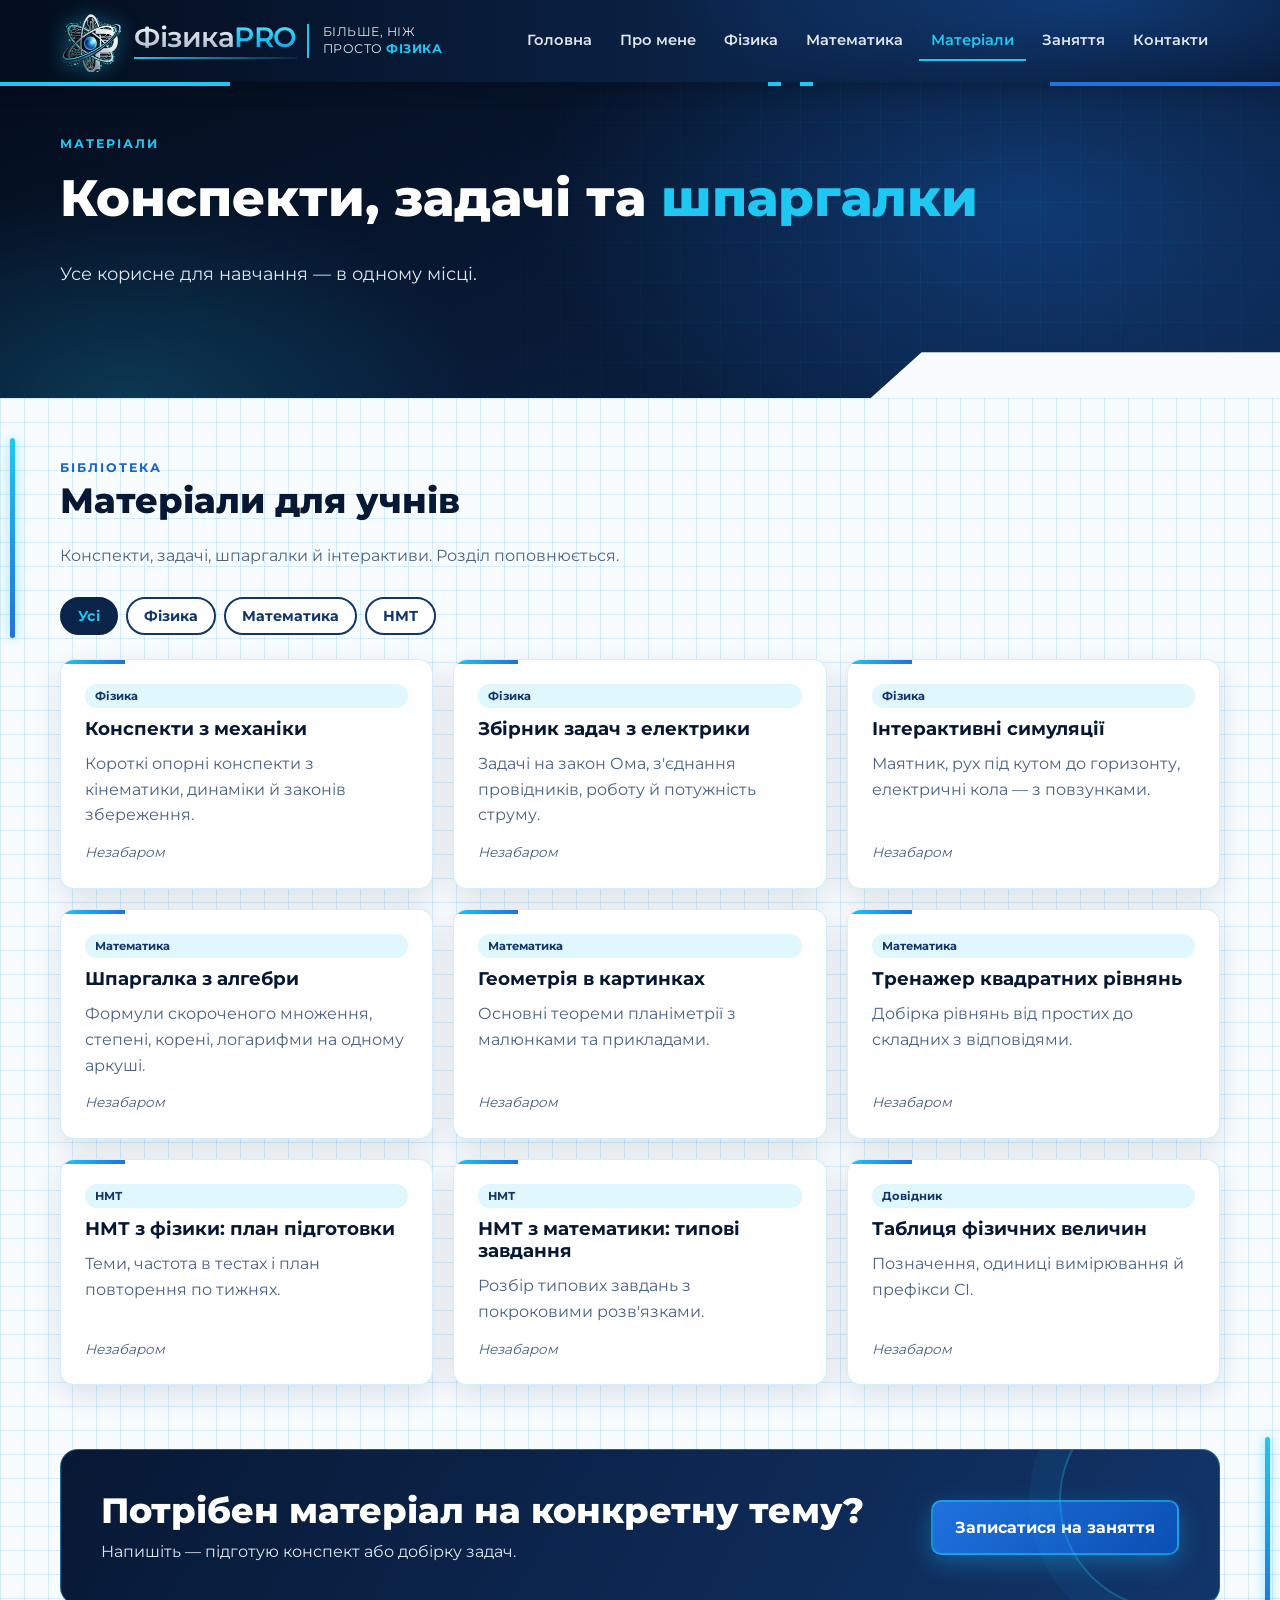
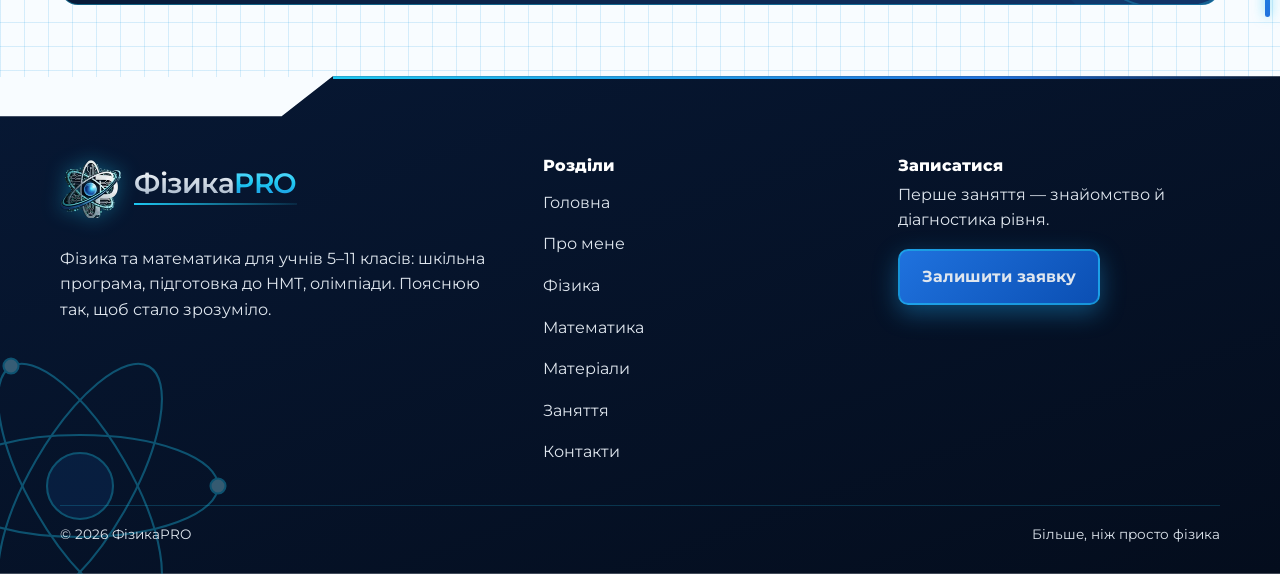
<file: materialy.html>
<!doctype html>
<html lang="uk">
<head>
<meta charset="utf-8">
<meta name="viewport" content="width=device-width, initial-scale=1">
<title>Матеріали · ФізикаPRO</title>
<meta name="description" content="Безкоштовні матеріали з фізики та математики: конспекти, задачі, шпаргалки, підготовка до НМТ.">
<meta name="theme-color" content="#071834">
<meta property="og:title" content="Матеріали · ФізикаPRO">
<meta property="og:description" content="Безкоштовні матеріали з фізики та математики: конспекти, задачі, шпаргалки, підготовка до НМТ.">
<meta property="og:type" content="website">
<meta property="og:locale" content="uk_UA">
<meta property="og:site_name" content="ФізикаPRO">
<meta name="referrer" content="strict-origin-when-cross-origin">
<meta http-equiv="Content-Security-Policy" content="default-src 'self'; script-src 'self'; style-src 'self'; img-src 'self' data:; font-src 'self'; connect-src 'none'; object-src 'none'; base-uri 'self'; form-action 'none'; upgrade-insecure-requests">
<link rel="preload" href="assets/fonts/montserrat-cyrillic-wght-normal.woff2" as="font" type="font/woff2" crossorigin>
<link rel="icon" type="image/png" sizes="32x32" href="assets/img/favicon-32.png">
<link rel="apple-touch-icon" href="assets/img/apple-touch-icon.png">
<link rel="stylesheet" href="assets/css/style.css">
</head>
<body>
<a class="skip" href="#main">Перейти до змісту</a>
<header class="site-header">
  <div class="wrap header-row">
    <div class="header-left">
      <a class="brand" href="index.html" aria-label="ФізикаPRO — на головну">
  <picture><source srcset="assets/img/emblem-124.webp" type="image/webp"><img src="assets/img/emblem-124.png" alt="" width="62" height="62"></picture>
  <span class="brand-name"><span class="fz">Фізика</span><span class="pro">PRO</span></span>
</a>
      <div class="tagline">Більше, ніж<br>просто <b>фізика</b></div>
    </div>
    <button class="menu-btn" type="button" aria-label="Меню" aria-expanded="false" aria-controls="site-nav"><span></span></button>
    <nav class="nav" id="site-nav" aria-label="Головне меню"><ul>
<li><a href="index.html">Головна</a></li>
<li><a href="pro-mene.html">Про мене</a></li>
<li><a href="fizyka.html">Фізика</a></li>
<li><a href="matematyka.html">Математика</a></li>
<li><a href="materialy.html" aria-current="page">Матеріали</a></li>
<li><a href="zaniattia.html">Заняття</a></li>
<li><a href="kontakty.html">Контакти</a></li>
    </ul></nav>
  </div>
</header>
<main id="main">
<section class="hero page-hero">
  <div class="wrap">
    <div>
      <span class="eyebrow">Матеріали</span>
      <h1>Конспекти, задачі та <em>шпаргалки</em></h1>
      <p class="lead">Усе корисне для навчання — в одному місці.</p>
    </div>
  </div>
</section>
<div class="sheet">
  <div class="wrap">
<section class="section">
  <div class="section-head"><span class="kicker">Бібліотека</span><h2>Матеріали для учнів</h2>
  <p>Конспекти, задачі, шпаргалки й інтерактиви. Розділ поповнюється.</p></div>
  <div class="filters" role="group" aria-label="Фільтр">
    <button class="filter active" type="button" aria-pressed="true" data-filter="all">Усі</button>
    <button class="filter" type="button" aria-pressed="false" data-filter="fizyka">Фізика</button>
    <button class="filter" type="button" aria-pressed="false" data-filter="matematyka">Математика</button>
    <button class="filter" type="button" aria-pressed="false" data-filter="nmt">НМТ</button>
  </div>
  <div class="grid grid-3">
<div class="card material" data-cat="fizyka"><span class="tag">Фізика</span><h3>Конспекти з механіки</h3><p>Короткі опорні конспекти з кінематики, динаміки й законів збереження.</p><span class="soon">Незабаром</span></div>
<div class="card material" data-cat="fizyka"><span class="tag">Фізика</span><h3>Збірник задач з електрики</h3><p>Задачі на закон Ома, з'єднання провідників, роботу й потужність струму.</p><span class="soon">Незабаром</span></div>
<div class="card material" data-cat="fizyka"><span class="tag">Фізика</span><h3>Інтерактивні симуляції</h3><p>Маятник, рух під кутом до горизонту, електричні кола — з повзунками.</p><span class="soon">Незабаром</span></div>
<div class="card material" data-cat="matematyka"><span class="tag">Математика</span><h3>Шпаргалка з алгебри</h3><p>Формули скороченого множення, степені, корені, логарифми на одному аркуші.</p><span class="soon">Незабаром</span></div>
<div class="card material" data-cat="matematyka"><span class="tag">Математика</span><h3>Геометрія в картинках</h3><p>Основні теореми планіметрії з малюнками та прикладами.</p><span class="soon">Незабаром</span></div>
<div class="card material" data-cat="matematyka"><span class="tag">Математика</span><h3>Тренажер квадратних рівнянь</h3><p>Добірка рівнянь від простих до складних з відповідями.</p><span class="soon">Незабаром</span></div>
<div class="card material" data-cat="nmt fizyka"><span class="tag">НМТ</span><h3>НМТ з фізики: план підготовки</h3><p>Теми, частота в тестах і план повторення по тижнях.</p><span class="soon">Незабаром</span></div>
<div class="card material" data-cat="nmt matematyka"><span class="tag">НМТ</span><h3>НМТ з математики: типові завдання</h3><p>Розбір типових завдань з покроковими розв'язками.</p><span class="soon">Незабаром</span></div>
<div class="card material" data-cat="fizyka matematyka"><span class="tag">Довідник</span><h3>Таблиця фізичних величин</h3><p>Позначення, одиниці вимірювання й префікси СІ.</p><span class="soon">Незабаром</span></div>
  </div>
</section>
<section class="section"><div class="cta">
  <div><h2>Потрібен матеріал на конкретну тему?</h2><p>Напишіть — підготую конспект або добірку задач.</p></div>
  <a class="btn btn-primary" href="kontakty.html">Записатися на заняття</a>
</div></section>
  </div>
</div>
</main>
<footer class="site-footer">
  <div class="footer-atom"><svg viewBox="0 0 200 200" aria-hidden="true" fill="none" stroke="#1ec8f2" stroke-width="1.4">
<ellipse cx="100" cy="100" rx="92" ry="34"/><ellipse cx="100" cy="100" rx="92" ry="34" transform="rotate(60 100 100)"/>
<ellipse cx="100" cy="100" rx="92" ry="34" transform="rotate(-60 100 100)"/>
<circle cx="192" cy="100" r="5" fill="#8fe3fa"/><circle cx="54" cy="20" r="5" fill="#8fe3fa"/><circle cx="54" cy="180" r="4" fill="#8fe3fa"/>
<circle cx="100" cy="100" r="22" fill="#1f72de" fill-opacity=".35"/></svg></div>
  <div class="wrap">
    <div class="footer-grid">
      <div>
        <a class="brand" href="index.html" aria-label="ФізикаPRO — на головну">
  <picture><source srcset="assets/img/emblem-124.webp" type="image/webp"><img src="assets/img/emblem-124.png" alt="" width="62" height="62"></picture>
  <span class="brand-name"><span class="fz">Фізика</span><span class="pro">PRO</span></span>
</a>
        <p class="mt">Фізика та математика для учнів 5–11 класів: шкільна програма, підготовка до НМТ, олімпіади. Пояснюю так, щоб стало зрозуміло.</p>
      </div>
      <div><h2 class="fh">Розділи</h2><ul>
<li><a href="index.html">Головна</a></li>
<li><a href="pro-mene.html">Про мене</a></li>
<li><a href="fizyka.html">Фізика</a></li>
<li><a href="matematyka.html">Математика</a></li>
<li><a href="materialy.html">Матеріали</a></li>
<li><a href="zaniattia.html">Заняття</a></li>
<li><a href="kontakty.html">Контакти</a></li>
      </ul></div>
      <div><h2 class="fh">Записатися</h2>
        <p>Перше заняття — знайомство й діагностика рівня.</p>
        <a class="btn btn-primary" href="kontakty.html">Залишити заявку</a>
      </div>
    </div>
    <div class="copy"><span>© <span id="year">2026</span> ФізикаPRO</span><span>Більше, ніж просто фізика</span></div>
  </div>
</footer>
<script src="assets/js/main.js"></script>
</body>
</html>
</file>
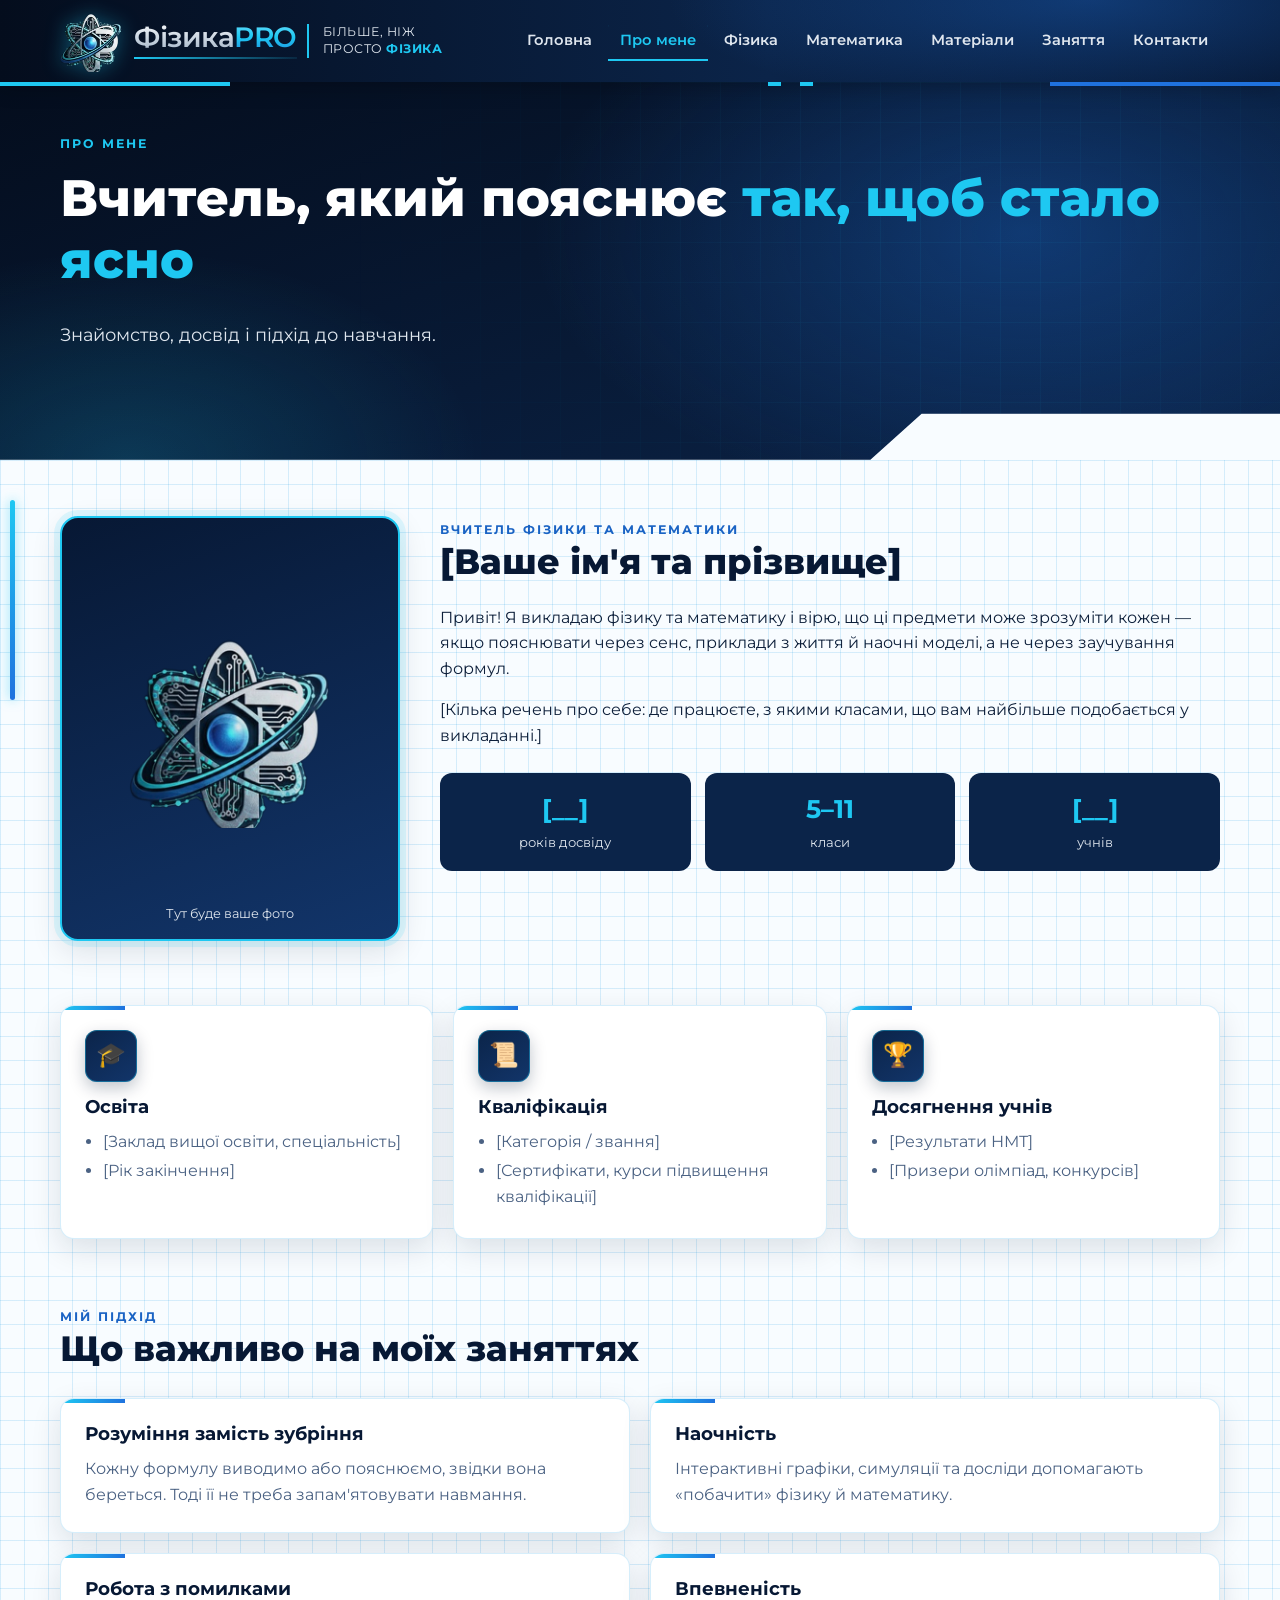
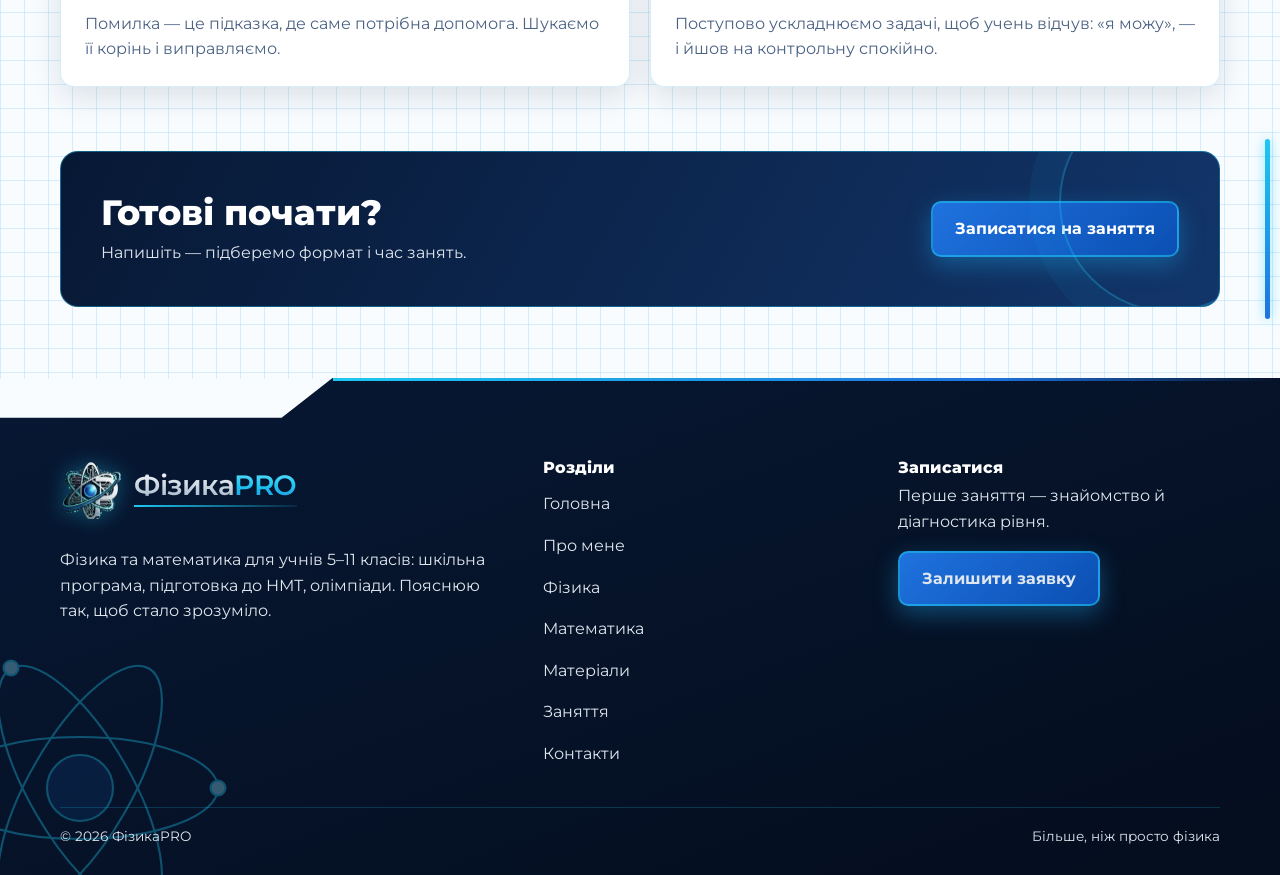
<file: pro-mene.html>
<!doctype html>
<html lang="uk">
<head>
<meta charset="utf-8">
<meta name="viewport" content="width=device-width, initial-scale=1">
<title>Про мене · ФізикаPRO</title>
<meta name="description" content="Про вчителя фізики та математики ФізикаPRO: освіта, досвід, підхід до навчання.">
<meta name="theme-color" content="#071834">
<meta property="og:title" content="Про мене · ФізикаPRO">
<meta property="og:description" content="Про вчителя фізики та математики ФізикаPRO: освіта, досвід, підхід до навчання.">
<meta property="og:type" content="website">
<meta property="og:locale" content="uk_UA">
<meta property="og:site_name" content="ФізикаPRO">
<meta name="referrer" content="strict-origin-when-cross-origin">
<meta http-equiv="Content-Security-Policy" content="default-src 'self'; script-src 'self'; style-src 'self'; img-src 'self' data:; font-src 'self'; connect-src 'none'; object-src 'none'; base-uri 'self'; form-action 'none'; upgrade-insecure-requests">
<link rel="preload" href="assets/fonts/montserrat-cyrillic-wght-normal.woff2" as="font" type="font/woff2" crossorigin>
<link rel="icon" type="image/png" sizes="32x32" href="assets/img/favicon-32.png">
<link rel="apple-touch-icon" href="assets/img/apple-touch-icon.png">
<link rel="stylesheet" href="assets/css/style.css">
</head>
<body>
<a class="skip" href="#main">Перейти до змісту</a>
<header class="site-header">
  <div class="wrap header-row">
    <div class="header-left">
      <a class="brand" href="index.html" aria-label="ФізикаPRO — на головну">
  <picture><source srcset="assets/img/emblem-124.webp" type="image/webp"><img src="assets/img/emblem-124.png" alt="" width="62" height="62"></picture>
  <span class="brand-name"><span class="fz">Фізика</span><span class="pro">PRO</span></span>
</a>
      <div class="tagline">Більше, ніж<br>просто <b>фізика</b></div>
    </div>
    <button class="menu-btn" type="button" aria-label="Меню" aria-expanded="false" aria-controls="site-nav"><span></span></button>
    <nav class="nav" id="site-nav" aria-label="Головне меню"><ul>
<li><a href="index.html">Головна</a></li>
<li><a href="pro-mene.html" aria-current="page">Про мене</a></li>
<li><a href="fizyka.html">Фізика</a></li>
<li><a href="matematyka.html">Математика</a></li>
<li><a href="materialy.html">Матеріали</a></li>
<li><a href="zaniattia.html">Заняття</a></li>
<li><a href="kontakty.html">Контакти</a></li>
    </ul></nav>
  </div>
</header>
<main id="main">
<section class="hero page-hero">
  <div class="wrap">
    <div>
      <span class="eyebrow">Про мене</span>
      <h1>Вчитель, який пояснює <em>так, щоб стало ясно</em></h1>
      <p class="lead">Знайомство, досвід і підхід до навчання.</p>
    </div>
  </div>
</section>
<div class="sheet">
  <div class="wrap">
<section class="section about">
  <div class="photo">
    <img class="ph" src="assets/img/emblem.png" alt="">
    <span class="note">Тут буде ваше фото</span>
  </div>
  <div>
    <span class="kicker">Вчитель фізики та математики</span>
    <h2>[Ваше ім'я та прізвище]</h2>
    <p>Привіт! Я викладаю фізику та математику і вірю, що ці предмети може зрозуміти кожен — якщо пояснювати через сенс, приклади з життя й наочні моделі, а не через заучування формул.</p>
    <p>[Кілька речень про себе: де працюєте, з якими класами, що вам найбільше подобається у викладанні.]</p>
    <div class="facts">
      <div class="fact"><b>[__]</b><span>років досвіду</span></div>
      <div class="fact"><b>5–11</b><span>класи</span></div>
      <div class="fact"><b>[__]</b><span>учнів</span></div>
    </div>
  </div>
</section>

<section class="section">
  <div class="grid grid-3">
    <div class="card"><div class="icon" aria-hidden="true">🎓</div><h3>Освіта</h3><ul><li>[Заклад вищої освіти, спеціальність]</li><li>[Рік закінчення]</li></ul></div>
    <div class="card"><div class="icon" aria-hidden="true">📜</div><h3>Кваліфікація</h3><ul><li>[Категорія / звання]</li><li>[Сертифікати, курси підвищення кваліфікації]</li></ul></div>
    <div class="card"><div class="icon" aria-hidden="true">🏆</div><h3>Досягнення учнів</h3><ul><li>[Результати НМТ]</li><li>[Призери олімпіад, конкурсів]</li></ul></div>
  </div>
</section>

<section class="section">
  <div class="section-head"><span class="kicker">Мій підхід</span><h2>Що важливо на моїх заняттях</h2></div>
  <div class="grid grid-2">
    <div class="card"><h3>Розуміння замість зубріння</h3><p>Кожну формулу виводимо або пояснюємо, звідки вона береться. Тоді її не треба запам'ятовувати навмання.</p></div>
    <div class="card"><h3>Наочність</h3><p>Інтерактивні графіки, симуляції та досліди допомагають «побачити» фізику й математику.</p></div>
    <div class="card"><h3>Робота з помилками</h3><p>Помилка — це підказка, де саме потрібна допомога. Шукаємо її корінь і виправляємо.</p></div>
    <div class="card"><h3>Впевненість</h3><p>Поступово ускладнюємо задачі, щоб учень відчув: «я можу», — і йшов на контрольну спокійно.</p></div>
  </div>
</section>
<section class="section"><div class="cta">
  <div><h2>Готові почати?</h2><p>Напишіть — підберемо формат і час занять.</p></div>
  <a class="btn btn-primary" href="kontakty.html">Записатися на заняття</a>
</div></section>
  </div>
</div>
</main>
<footer class="site-footer">
  <div class="footer-atom"><svg viewBox="0 0 200 200" aria-hidden="true" fill="none" stroke="#1ec8f2" stroke-width="1.4">
<ellipse cx="100" cy="100" rx="92" ry="34"/><ellipse cx="100" cy="100" rx="92" ry="34" transform="rotate(60 100 100)"/>
<ellipse cx="100" cy="100" rx="92" ry="34" transform="rotate(-60 100 100)"/>
<circle cx="192" cy="100" r="5" fill="#8fe3fa"/><circle cx="54" cy="20" r="5" fill="#8fe3fa"/><circle cx="54" cy="180" r="4" fill="#8fe3fa"/>
<circle cx="100" cy="100" r="22" fill="#1f72de" fill-opacity=".35"/></svg></div>
  <div class="wrap">
    <div class="footer-grid">
      <div>
        <a class="brand" href="index.html" aria-label="ФізикаPRO — на головну">
  <picture><source srcset="assets/img/emblem-124.webp" type="image/webp"><img src="assets/img/emblem-124.png" alt="" width="62" height="62"></picture>
  <span class="brand-name"><span class="fz">Фізика</span><span class="pro">PRO</span></span>
</a>
        <p class="mt">Фізика та математика для учнів 5–11 класів: шкільна програма, підготовка до НМТ, олімпіади. Пояснюю так, щоб стало зрозуміло.</p>
      </div>
      <div><h2 class="fh">Розділи</h2><ul>
<li><a href="index.html">Головна</a></li>
<li><a href="pro-mene.html">Про мене</a></li>
<li><a href="fizyka.html">Фізика</a></li>
<li><a href="matematyka.html">Математика</a></li>
<li><a href="materialy.html">Матеріали</a></li>
<li><a href="zaniattia.html">Заняття</a></li>
<li><a href="kontakty.html">Контакти</a></li>
      </ul></div>
      <div><h2 class="fh">Записатися</h2>
        <p>Перше заняття — знайомство й діагностика рівня.</p>
        <a class="btn btn-primary" href="kontakty.html">Залишити заявку</a>
      </div>
    </div>
    <div class="copy"><span>© <span id="year">2026</span> ФізикаPRO</span><span>Більше, ніж просто фізика</span></div>
  </div>
</footer>
<script src="assets/js/main.js"></script>
</body>
</html>
</file>
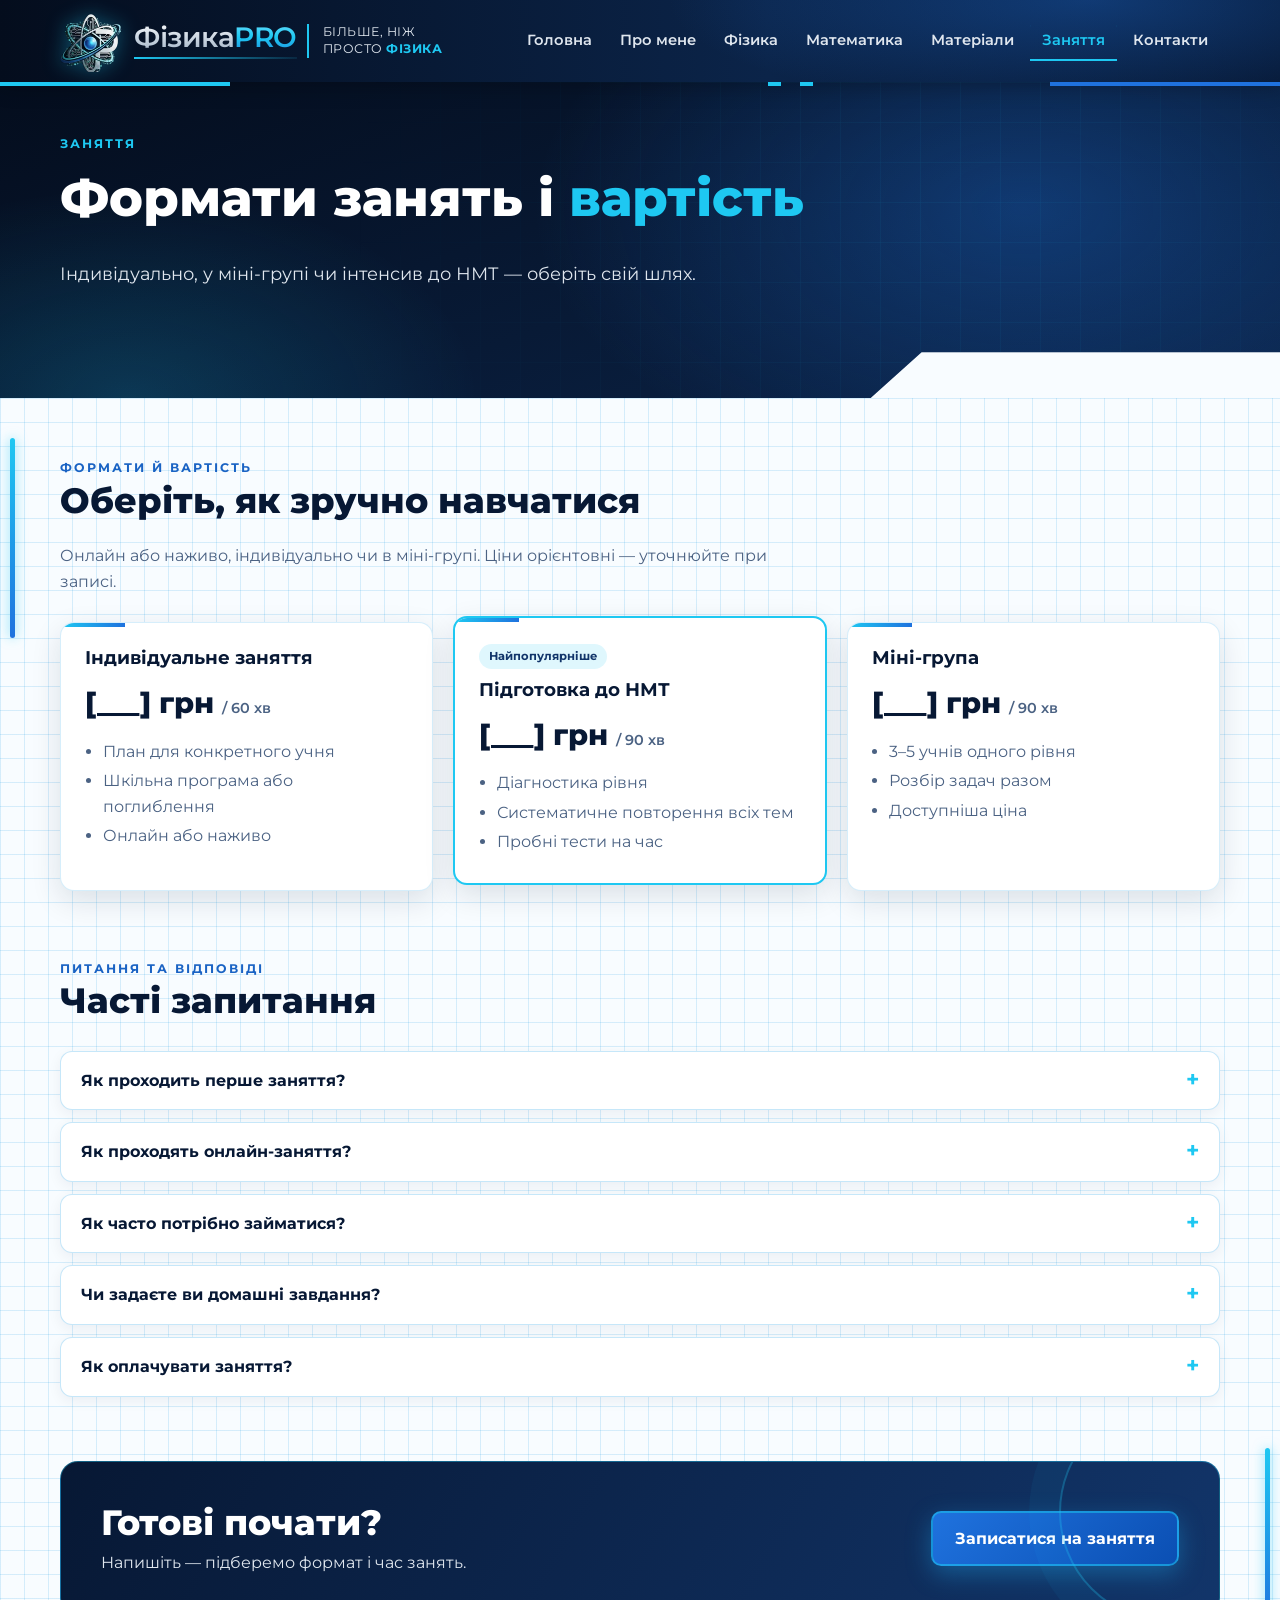
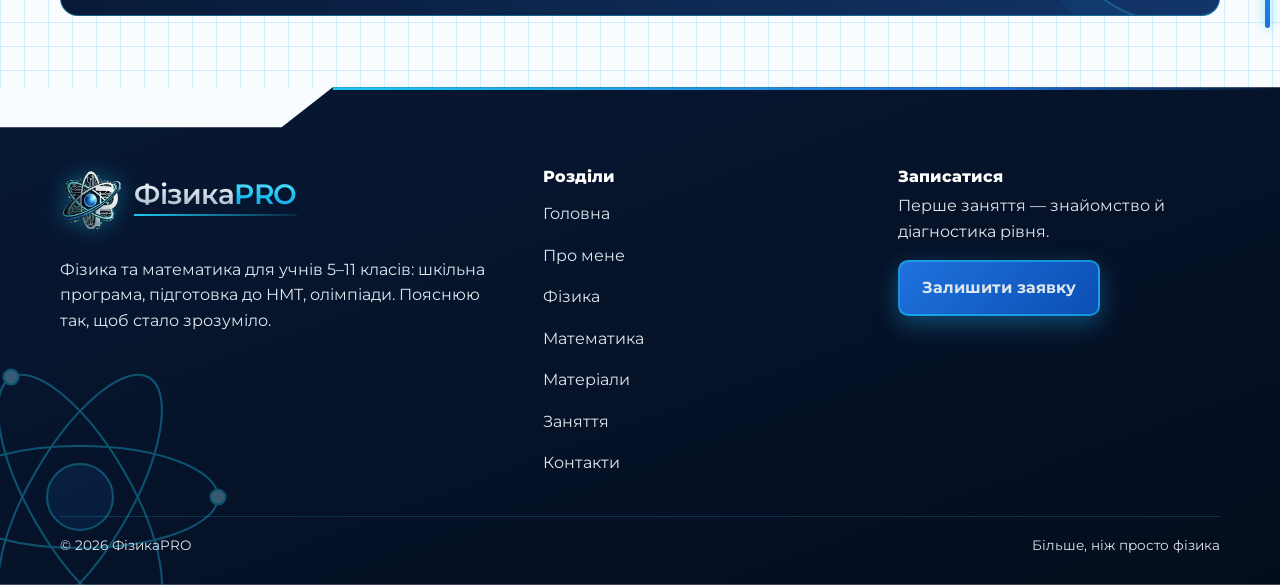
<file: zaniattia.html>
<!doctype html>
<html lang="uk">
<head>
<meta charset="utf-8">
<meta name="viewport" content="width=device-width, initial-scale=1">
<title>Заняття · ФізикаPRO</title>
<meta name="description" content="Формати занять з фізики та математики: індивідуально, у міні-групі, підготовка до НМТ. Вартість і відповіді на часті запитання.">
<meta name="theme-color" content="#071834">
<meta property="og:title" content="Заняття · ФізикаPRO">
<meta property="og:description" content="Формати занять з фізики та математики: індивідуально, у міні-групі, підготовка до НМТ. Вартість і відповіді на часті запитання.">
<meta property="og:type" content="website">
<meta property="og:locale" content="uk_UA">
<meta property="og:site_name" content="ФізикаPRO">
<meta name="referrer" content="strict-origin-when-cross-origin">
<meta http-equiv="Content-Security-Policy" content="default-src 'self'; script-src 'self'; style-src 'self'; img-src 'self' data:; font-src 'self'; connect-src 'none'; object-src 'none'; base-uri 'self'; form-action 'none'; upgrade-insecure-requests">
<link rel="preload" href="assets/fonts/montserrat-cyrillic-wght-normal.woff2" as="font" type="font/woff2" crossorigin>
<link rel="icon" type="image/png" sizes="32x32" href="assets/img/favicon-32.png">
<link rel="apple-touch-icon" href="assets/img/apple-touch-icon.png">
<link rel="stylesheet" href="assets/css/style.css">
</head>
<body>
<a class="skip" href="#main">Перейти до змісту</a>
<header class="site-header">
  <div class="wrap header-row">
    <div class="header-left">
      <a class="brand" href="index.html" aria-label="ФізикаPRO — на головну">
  <picture><source srcset="assets/img/emblem-124.webp" type="image/webp"><img src="assets/img/emblem-124.png" alt="" width="62" height="62"></picture>
  <span class="brand-name"><span class="fz">Фізика</span><span class="pro">PRO</span></span>
</a>
      <div class="tagline">Більше, ніж<br>просто <b>фізика</b></div>
    </div>
    <button class="menu-btn" type="button" aria-label="Меню" aria-expanded="false" aria-controls="site-nav"><span></span></button>
    <nav class="nav" id="site-nav" aria-label="Головне меню"><ul>
<li><a href="index.html">Головна</a></li>
<li><a href="pro-mene.html">Про мене</a></li>
<li><a href="fizyka.html">Фізика</a></li>
<li><a href="matematyka.html">Математика</a></li>
<li><a href="materialy.html">Матеріали</a></li>
<li><a href="zaniattia.html" aria-current="page">Заняття</a></li>
<li><a href="kontakty.html">Контакти</a></li>
    </ul></nav>
  </div>
</header>
<main id="main">
<section class="hero page-hero">
  <div class="wrap">
    <div>
      <span class="eyebrow">Заняття</span>
      <h1>Формати занять і <em>вартість</em></h1>
      <p class="lead">Індивідуально, у міні-групі чи інтенсив до НМТ — оберіть свій шлях.</p>
    </div>
  </div>
</section>
<div class="sheet">
  <div class="wrap">
<section class="section">
  <div class="section-head"><span class="kicker">Формати й вартість</span><h2>Оберіть, як зручно навчатися</h2>
  <p>Онлайн або наживо, індивідуально чи в міні-групі. Ціни орієнтовні — уточнюйте при записі.</p></div>
  <div class="grid grid-3">
    <div class="card"><h3>Індивідуальне заняття</h3><div class="price">[___] грн <small>/ 60 хв</small></div>
      <ul><li>План для конкретного учня</li><li>Шкільна програма або поглиблення</li><li>Онлайн або наживо</li></ul></div>
    <div class="card featured"><span class="tag">Найпопулярніше</span><h3>Підготовка до НМТ</h3><div class="price">[___] грн <small>/ 90 хв</small></div>
      <ul><li>Діагностика рівня</li><li>Систематичне повторення всіх тем</li><li>Пробні тести на час</li></ul></div>
    <div class="card"><h3>Міні-група</h3><div class="price">[___] грн <small>/ 90 хв</small></div>
      <ul><li>3–5 учнів одного рівня</li><li>Розбір задач разом</li><li>Доступніша ціна</li></ul></div>
  </div>
</section>

<section class="section">
  <div class="section-head"><span class="kicker">Питання та відповіді</span><h2>Часті запитання</h2></div>
  <details><summary>Як проходить перше заняття?</summary><p>Знайомимося, з'ясовуємо цілі й перевіряємо рівень знань короткою діагностикою. Після цього я пропоную план занять.</p></details>
  <details><summary>Як проходять онлайн-заняття?</summary><p>[Вкажіть платформу: Zoom, Google Meet тощо.] Використовуємо інтерактивну дошку, симуляції та спільні документи.</p></details>
  <details><summary>Як часто потрібно займатися?</summary><p>Зазвичай 1–2 рази на тиждень. Перед НМТ або олімпіадою — частіше, за домовленістю.</p></details>
  <details><summary>Чи задаєте ви домашні завдання?</summary><p>Так, невеликі й посильні — щоб закріпити тему між заняттями.</p></details>
  <details><summary>Як оплачувати заняття?</summary><p>[Вкажіть спосіб оплати: за кожне заняття, абонементом, на картку тощо.]</p></details>
</section>
<section class="section"><div class="cta">
  <div><h2>Готові почати?</h2><p>Напишіть — підберемо формат і час занять.</p></div>
  <a class="btn btn-primary" href="kontakty.html">Записатися на заняття</a>
</div></section>
  </div>
</div>
</main>
<footer class="site-footer">
  <div class="footer-atom"><svg viewBox="0 0 200 200" aria-hidden="true" fill="none" stroke="#1ec8f2" stroke-width="1.4">
<ellipse cx="100" cy="100" rx="92" ry="34"/><ellipse cx="100" cy="100" rx="92" ry="34" transform="rotate(60 100 100)"/>
<ellipse cx="100" cy="100" rx="92" ry="34" transform="rotate(-60 100 100)"/>
<circle cx="192" cy="100" r="5" fill="#8fe3fa"/><circle cx="54" cy="20" r="5" fill="#8fe3fa"/><circle cx="54" cy="180" r="4" fill="#8fe3fa"/>
<circle cx="100" cy="100" r="22" fill="#1f72de" fill-opacity=".35"/></svg></div>
  <div class="wrap">
    <div class="footer-grid">
      <div>
        <a class="brand" href="index.html" aria-label="ФізикаPRO — на головну">
  <picture><source srcset="assets/img/emblem-124.webp" type="image/webp"><img src="assets/img/emblem-124.png" alt="" width="62" height="62"></picture>
  <span class="brand-name"><span class="fz">Фізика</span><span class="pro">PRO</span></span>
</a>
        <p class="mt">Фізика та математика для учнів 5–11 класів: шкільна програма, підготовка до НМТ, олімпіади. Пояснюю так, щоб стало зрозуміло.</p>
      </div>
      <div><h2 class="fh">Розділи</h2><ul>
<li><a href="index.html">Головна</a></li>
<li><a href="pro-mene.html">Про мене</a></li>
<li><a href="fizyka.html">Фізика</a></li>
<li><a href="matematyka.html">Математика</a></li>
<li><a href="materialy.html">Матеріали</a></li>
<li><a href="zaniattia.html">Заняття</a></li>
<li><a href="kontakty.html">Контакти</a></li>
      </ul></div>
      <div><h2 class="fh">Записатися</h2>
        <p>Перше заняття — знайомство й діагностика рівня.</p>
        <a class="btn btn-primary" href="kontakty.html">Залишити заявку</a>
      </div>
    </div>
    <div class="copy"><span>© <span id="year">2026</span> ФізикаPRO</span><span>Більше, ніж просто фізика</span></div>
  </div>
</footer>
<script src="assets/js/main.js"></script>
</body>
</html>
</file>
<file: assets/css/style.css>
/* ФізикаPRO — стилі сайту
   Кольори й шрифти змінюються тут, у :root */
/* Шрифт Montserrat зберігається на сайті — працює на будь-якому домені */
@font-face { font-family: "Montserrat"; font-style: normal; font-display: swap; font-weight: 100 900;
  src: url("../fonts/montserrat-cyrillic-wght-normal.woff2") format("woff2");
  unicode-range: U+0301, U+0400-045F, U+0490-0491, U+04B0-04B1, U+2116; }
@font-face { font-family: "Montserrat"; font-style: normal; font-display: swap; font-weight: 100 900;
  src: url("../fonts/montserrat-latin-wght-normal.woff2") format("woff2");
  unicode-range: U+0000-00FF, U+0131, U+0152-0153, U+02BB-02BC, U+02C6, U+02DA, U+02DC, U+0304, U+0308, U+0329, U+2000-206F, U+20AC, U+2122, U+2191, U+2193, U+2212, U+2215, U+FEFF, U+FFFD; }

:root {
  --navy-950: #040d1d;
  --navy-900: #071834;
  --navy-800: #0b2449;
  --navy-700: #12356a;
  --blue: #1f72de;
  --cyan: #1ec8f2;
  --cyan-soft: #8fe3fa;
  --silver: #dfe6ee;
  --paper: #f8fcff;
  --grid: rgba(30, 160, 230, .16);
  --ink: #0d1f3a;
  --muted: #4b6283;
  --card: #ffffff;
  --radius: 14px;
  --shadow: 0 10px 30px rgba(7, 24, 52, .12);
  --font: "Montserrat", "Segoe UI", Arial, sans-serif;
  --wrap: 1160px;
}

*, *::before, *::after { box-sizing: border-box; }
html { scroll-behavior: smooth; }
body {
  margin: 0;
  font-family: var(--font);
  color: var(--ink);
  background: var(--paper);
  line-height: 1.6;
  font-size: 16px;
  -webkit-font-smoothing: antialiased;
}
img { max-width: 100%; height: auto; display: block; }
a { color: var(--blue); }
h1, h2, h3 { line-height: 1.2; margin: 0 0 .6em; color: var(--navy-900); }
h1 { font-size: clamp(1.9rem, 4.5vw, 3.2rem); font-weight: 800; }
h2 { font-size: clamp(1.5rem, 3vw, 2.2rem); font-weight: 800; }
h3 { font-size: 1.15rem; font-weight: 700; }
p { margin: 0 0 1em; }
.wrap { width: min(var(--wrap), 100% - 32px); margin-inline: auto; }
.skip { position: absolute; left: -999px; }
.skip:focus { left: 16px; top: 16px; z-index: 100; background: #fff; padding: 8px 12px; }

/* ---------- Логотип ---------- */
.brand { display: flex; align-items: center; gap: 12px; text-decoration: none; }
.brand img, .brand picture img { width: 62px; filter: drop-shadow(0 0 10px rgba(30, 200, 242, .35)); }
.brand-name { font-weight: 600; font-size: 1.75rem; letter-spacing: -.5px; line-height: 1; }
.brand-name .fz {
  background: linear-gradient(180deg, #ffffff 0%, #c9d4e0 55%, #9fb0c4 100%);
  -webkit-background-clip: text; background-clip: text; color: transparent;
}
.brand-name .pro {
  background: linear-gradient(180deg, #6fe0ff 0%, #1ec8f2 50%, #1f8fe0 100%);
  -webkit-background-clip: text; background-clip: text; color: transparent;
}
.brand-name::after {
  content: ""; display: block; height: 2px; margin-top: 6px;
  background: linear-gradient(90deg, var(--cyan), rgba(30, 200, 242, .1));
}
.tagline {
  border-left: 2px solid var(--cyan); padding-left: 14px; margin-left: 10px;
  color: var(--silver); font-size: .78rem; letter-spacing: .5px; line-height: 1.35;
  text-transform: uppercase;
}
.tagline b { color: var(--cyan); font-weight: 700; }

/* ---------- Шапка ---------- */
.site-header {
  position: sticky; top: 0; z-index: 50;
  background:
    radial-gradient(600px 160px at 85% 0%, rgba(31, 114, 222, .35), transparent 70%),
    linear-gradient(90deg, var(--navy-950), var(--navy-800) 60%, var(--navy-900));
  color: #fff;
  box-shadow: 0 4px 20px rgba(0, 0, 0, .25);
}
.site-header::after { /* кутова неонова смуга, як на бланку */
  content: ""; position: absolute; left: 0; right: 0; bottom: -4px; height: 4px;
  background: linear-gradient(90deg, var(--cyan) 0 18%, transparent 18% 60%, var(--cyan) 60% 61%, transparent 61% 62.5%, var(--cyan) 62.5% 63.5%, transparent 63.5% 82%, var(--blue) 82%);
}
.header-row { display: flex; align-items: center; justify-content: space-between; gap: 16px; padding: 10px 0; }
.header-left { display: flex; align-items: center; }
.nav ul { list-style: none; margin: 0; padding: 0; display: flex; gap: 4px; flex-wrap: wrap; }
.nav a {
  display: block; padding: 8px 12px; border-radius: 8px;
  color: var(--silver); text-decoration: none; font-weight: 600; font-size: .92rem;
  transition: color .2s, background .2s;
}
.nav a:hover { color: #fff; background: rgba(30, 200, 242, .12); }
.nav a[aria-current="page"] { color: var(--cyan); box-shadow: inset 0 -2px 0 var(--cyan); border-radius: 8px 8px 0 0; }
.menu-btn {
  display: none; background: none; border: 1px solid rgba(30, 200, 242, .5); color: #fff;
  border-radius: 10px; width: 44px; height: 44px; cursor: pointer;
}
.menu-btn span, .menu-btn span::before, .menu-btn span::after {
  display: block; width: 20px; height: 2px; background: currentColor; margin: auto; position: relative; content: "";
}
.menu-btn span::before { position: absolute; top: -6px; }
.menu-btn span::after { position: absolute; top: 6px; }

/* ---------- Головний блок (hero) ---------- */
.hero {
  position: relative; overflow: hidden; color: #fff;
  background:
    radial-gradient(700px 400px at 80% 40%, rgba(31, 114, 222, .35), transparent 70%),
    radial-gradient(500px 300px at 10% 100%, rgba(30, 200, 242, .18), transparent 70%),
    linear-gradient(160deg, var(--navy-950), var(--navy-800));
  clip-path: polygon(0 0, 100% 0, 100% calc(100% - 46px), 72% calc(100% - 46px), 68% 100%, 0 100%);
  padding: 64px 0 110px;
}
.hero::before { /* сітка-креслення */
  content: ""; position: absolute; inset: 0; opacity: .25;
  background-image: linear-gradient(rgba(30, 200, 242, .25) 1px, transparent 1px), linear-gradient(90deg, rgba(30, 200, 242, .25) 1px, transparent 1px);
  background-size: 40px 40px;
  mask-image: radial-gradient(circle at 75% 45%, #000 0, transparent 65%);
  -webkit-mask-image: radial-gradient(circle at 75% 45%, #000 0, transparent 65%);
}
.hero .wrap { position: relative; display: grid; grid-template-columns: 1.15fr .85fr; gap: 40px; align-items: center; }
.hero h1 { color: #fff; }
.hero h1 em { font-style: normal; color: var(--cyan); }
.hero p.lead { font-size: 1.12rem; color: var(--silver); max-width: 560px; }
.hero-visual { position: relative; display: grid; place-items: center; }
.hero-visual img { width: min(380px, 80%); position: relative; z-index: 1; filter: drop-shadow(0 0 30px rgba(30, 200, 242, .45)); animation: float 6s ease-in-out infinite; }
.hero-visual svg { position: absolute; width: 115%; max-width: 520px; opacity: .55; animation: spin 40s linear infinite; }
@keyframes float { 50% { transform: translateY(-10px); } }
@keyframes spin { to { transform: rotate(360deg); } }
.eyebrow { display: inline-block; font-size: .78rem; font-weight: 700; letter-spacing: 2px; text-transform: uppercase; color: var(--cyan); margin-bottom: 14px; }

.page-hero { padding: 48px 0 92px; }
.page-hero .wrap { grid-template-columns: 1fr; }
.page-hero p.lead { max-width: 720px; }

/* ---------- Кнопки ---------- */
.btns { display: flex; flex-wrap: wrap; gap: 12px; margin-top: 24px; }
.btn {
  display: inline-flex; align-items: center; gap: 8px; padding: 13px 22px; border-radius: 10px;
  font-weight: 700; text-decoration: none; border: 2px solid transparent; cursor: pointer; font-family: inherit; font-size: 1rem;
  transition: transform .15s, box-shadow .2s, background .2s;
}
.btn:hover { transform: translateY(-2px); }
.btn-primary { background: linear-gradient(135deg, #1f72de, #0b4fb3); color: #fff; border-color: rgba(30, 200, 242, .55); box-shadow: 0 8px 24px rgba(30, 160, 230, .4); }
.btn-ghost { border-color: var(--cyan); color: #fff; background: rgba(30, 200, 242, .06); }
.btn-dark { background: var(--navy-800); color: #fff; }

/* ---------- Аркуш у клітинку ---------- */
.sheet {
  position: relative;
  background-color: var(--paper);
  background-image: linear-gradient(var(--grid) 1px, transparent 1px), linear-gradient(90deg, var(--grid) 1px, transparent 1px);
  background-size: 24px 24px;
  padding: 56px 0 72px;
}
.sheet::before, .sheet::after { /* бічні неонові планки, як на бланку */
  content: ""; position: absolute; width: 5px; background: linear-gradient(var(--cyan), var(--blue));
  border-radius: 3px; box-shadow: 0 0 12px rgba(30, 200, 242, .6);
}
.sheet::before { left: 10px; top: 40px; height: 200px; }
.sheet::after { right: 10px; bottom: 60px; height: 180px; }
.section + .section { margin-top: 64px; }
.section-head { max-width: 760px; margin-bottom: 28px; }
.section-head p { color: var(--muted); }
.kicker { font-size: .78rem; font-weight: 700; letter-spacing: 2px; text-transform: uppercase; color: #1a63c4; }

/* ---------- Картки ---------- */
.grid { display: grid; gap: 20px; }
.grid-2 { grid-template-columns: repeat(2, 1fr); }
.grid-3 { grid-template-columns: repeat(3, 1fr); }
.grid-4 { grid-template-columns: repeat(4, 1fr); }
.card {
  background: var(--card); border-radius: var(--radius); padding: 24px; box-shadow: var(--shadow);
  border: 1px solid rgba(30, 160, 230, .18); position: relative; overflow: hidden;
}
.card::before { content: ""; position: absolute; left: 0; top: 0; height: 4px; width: 64px; background: linear-gradient(90deg, var(--cyan), var(--blue)); }
.card p { color: var(--muted); margin: 0; }
.card ul { margin: 0; padding-left: 1.1em; color: var(--muted); }
.card ul li { margin: .25em 0; }
.icon {
  width: 52px; height: 52px; border-radius: 12px; display: grid; place-items: center; margin-bottom: 14px;
  background: linear-gradient(145deg, var(--navy-800), var(--navy-700)); color: var(--cyan); font-size: 1.5rem; font-weight: 800;
  box-shadow: inset 0 0 0 1px rgba(30, 200, 242, .4), 0 6px 16px rgba(7, 24, 52, .25);
}
.card-dark { background: linear-gradient(160deg, var(--navy-900), var(--navy-700)); color: #fff; border-color: rgba(30, 200, 242, .35); }
.card-dark h3 { color: #fff; }
.card-dark p, .card-dark ul { color: var(--silver); }
.tag { display: inline-block; font-size: .72rem; font-weight: 700; padding: 3px 10px; border-radius: 99px; background: rgba(30, 200, 242, .14); color: var(--navy-700); margin-bottom: 10px; }

/* ---------- Кроки ---------- */
.steps { counter-reset: s; }
.step { padding-left: 64px; position: relative; }
.step::before {
  counter-increment: s; content: counter(s); position: absolute; left: 0; top: 0;
  width: 46px; height: 46px; border-radius: 50%; display: grid; place-items: center;
  background: var(--navy-800); color: var(--cyan); font-weight: 800; font-size: 1.2rem; border: 2px solid var(--cyan);
}

/* ---------- Класи / теми ---------- */
.grade { display: grid; grid-template-columns: 110px 1fr; gap: 20px; align-items: start; padding: 22px; }
.grade-num {
  font-size: 2.6rem; font-weight: 800; line-height: 1; text-align: center; padding: 14px 0; border-radius: 12px;
  background: linear-gradient(160deg, var(--navy-900), var(--navy-700)); color: var(--cyan);
}
.grade-num small { display: block; font-size: .75rem; color: var(--silver); font-weight: 600; letter-spacing: 1px; margin-top: 4px; }
.chips { display: flex; flex-wrap: wrap; gap: 8px; list-style: none; padding: 0 !important; margin: 10px 0 0; }
.chips li { background: #eef8fe; border: 1px solid rgba(30, 160, 230, .25); color: var(--navy-700); padding: 5px 12px; border-radius: 99px; font-size: .88rem; font-weight: 500; margin: 0 !important; }

/* ---------- Фільтр матеріалів ---------- */
.filters { display: flex; flex-wrap: wrap; gap: 8px; margin-bottom: 24px; }
.filter {
  border: 2px solid var(--navy-700); background: #fff; color: var(--navy-700); padding: 8px 16px;
  border-radius: 99px; font-weight: 700; cursor: pointer; font-family: inherit; font-size: .9rem;
}
.filter.active, .filter:hover { background: var(--navy-800); color: var(--cyan); border-color: var(--navy-800); }
.material { display: flex; flex-direction: column; }
.material .more { margin-top: auto; padding-top: 14px; font-weight: 700; text-decoration: none; }
.material .soon { margin-top: auto; padding-top: 14px; font-size: .85rem; color: var(--muted); font-style: italic; }

/* ---------- Формули ---------- */
.formula { font-family: "Cambria Math", "Times New Roman", serif; font-size: 1.25rem; color: var(--navy-900); background: #eef8fe; border-left: 4px solid var(--cyan); padding: 8px 14px; border-radius: 0 8px 8px 0; margin: 10px 0 4px; }

/* ---------- Ціни ---------- */
.price { font-size: 1.8rem; font-weight: 800; color: var(--navy-900); margin: 8px 0 12px; }
.price small { font-size: .9rem; color: var(--muted); font-weight: 600; }
.card.featured { border: 2px solid var(--cyan); transform: translateY(-6px); }

/* ---------- FAQ ---------- */
details { background: #fff; border: 1px solid rgba(30, 160, 230, .25); border-radius: 12px; padding: 0; margin-bottom: 12px; box-shadow: 0 4px 14px rgba(7, 24, 52, .06); }
summary::-webkit-details-marker { display: none; }
summary { padding: 16px 20px; font-weight: 700; cursor: pointer; color: var(--navy-900); list-style: none; display: flex; justify-content: space-between; gap: 12px; }
summary::after { content: "+"; color: var(--cyan); font-size: 1.4rem; line-height: 1; }
details[open] summary::after { content: "–"; }
details p { margin: 0; padding: 0 20px 16px; color: var(--muted); }

/* ---------- Про мене ---------- */
.about { display: grid; grid-template-columns: 340px 1fr; gap: 40px; align-items: start; }
.photo {
  aspect-ratio: 4/5; border-radius: 18px; overflow: hidden; position: relative;
  background: linear-gradient(160deg, var(--navy-900), var(--navy-700)); display: grid; place-items: center;
  border: 2px solid var(--cyan); box-shadow: 0 0 0 6px rgba(30, 200, 242, .12), var(--shadow);
}
.photo img.ph { width: 60%; opacity: .9; }
.photo .note { position: absolute; bottom: 14px; left: 0; right: 0; text-align: center; color: var(--silver); font-size: .8rem; }
.facts { display: grid; grid-template-columns: repeat(3, 1fr); gap: 14px; margin: 24px 0; }
.fact { background: var(--navy-800); color: #fff; border-radius: 12px; padding: 16px; text-align: center; }
.fact b { display: block; font-size: 1.6rem; color: var(--cyan); }
.fact span { font-size: .82rem; color: var(--silver); }

/* ---------- Контакти ---------- */
.contact-list { list-style: none; padding: 0; margin: 0; display: grid; gap: 12px; }
.contact-list a, .contact-list div {
  display: flex; align-items: center; gap: 14px; padding: 14px 16px; border-radius: 12px; background: #fff;
  border: 1px solid rgba(30, 160, 230, .25); text-decoration: none; color: var(--ink); font-weight: 600;
}
.contact-list .icon { width: 42px; height: 42px; margin: 0; font-size: 1rem; flex: none; }
form .field { margin-bottom: 14px; }
label { display: block; font-weight: 600; font-size: .9rem; margin-bottom: 6px; }
input, select, textarea {
  width: 100%; padding: 12px 14px; border-radius: 10px; border: 1.5px solid #7f9bb8; font-family: inherit; font-size: 1rem; background: #fff; color: var(--ink);
}
input:focus, select:focus, textarea:focus { outline: 2px solid var(--blue); outline-offset: 2px; border-color: var(--blue); }
:focus-visible { outline: 3px solid var(--cyan); outline-offset: 2px; }
.sheet :focus-visible { outline-color: var(--blue); }
.form-note { margin: 12px 0 0; font-weight: 600; color: var(--navy-700); }
.form-note:empty { display: none; }
.privacy { margin: 14px 0 0; font-size: .8rem; color: var(--muted); }

/* ---------- Заклик ---------- */
.cta {
  background: linear-gradient(120deg, var(--navy-900), var(--navy-700)); color: #fff; border-radius: 18px; padding: 40px;
  display: flex; justify-content: space-between; align-items: center; gap: 24px; flex-wrap: wrap;
  position: relative; overflow: hidden; border: 1px solid rgba(30, 200, 242, .4);
}
.cta h2 { color: #fff; margin: 0 0 6px; }
.cta p { color: var(--silver); margin: 0; }
.cta::after { content: ""; position: absolute; right: -60px; top: -60px; width: 220px; height: 220px; border-radius: 50%; border: 2px solid rgba(30, 200, 242, .3); box-shadow: 0 0 0 30px rgba(30, 200, 242, .05); }

/* ---------- Підвал ---------- */
.site-footer {
  position: relative; color: var(--silver); overflow: hidden;
  background: linear-gradient(160deg, var(--navy-900), var(--navy-950));
  clip-path: polygon(0 40px, 22% 40px, 26% 0, 100% 0, 100% 100%, 0 100%);
  padding: 80px 0 28px; margin-top: -1px;
}
.site-footer::before {
  content: ""; position: absolute; top: 0; left: 26%; right: 0; height: 3px; background: linear-gradient(90deg, var(--cyan), var(--blue) 70%, transparent);
}
.footer-atom { position: absolute; left: -70px; bottom: -70px; width: 300px; opacity: .35; pointer-events: none; }
.footer-grid { position: relative; display: grid; grid-template-columns: 1.4fr 1fr 1fr; gap: 32px; }
.site-footer .fh { color: #fff; font-size: 1rem; margin-bottom: .4em; }
.site-footer ul { list-style: none; padding: 0; margin: 0; }
.site-footer li { margin: 0; }
.site-footer li a { display: inline-block; padding: 8px 0; }
.site-footer a { color: var(--silver); text-decoration: none; }
.site-footer a:hover { color: var(--cyan); }
.copy { position: relative; border-top: 1px solid rgba(30, 200, 242, .2); margin-top: 32px; padding-top: 18px; font-size: .85rem; display: flex; justify-content: space-between; flex-wrap: wrap; gap: 8px; }

.center { text-align: center; }
.mt { margin-top: 28px; }

/* ---------- Адаптивність ---------- */
@media (max-width: 1180px) {
  .tagline { display: none; }
}
@media (max-width: 1020px) {
  .grid-4 { grid-template-columns: repeat(2, 1fr); }
}
@media (max-width: 860px) {
  .menu-btn { display: block; }
  .nav { position: absolute; left: 0; right: 0; top: 100%; background: var(--navy-900); border-bottom: 2px solid var(--cyan); display: none; }
  .nav.open { display: block; }
  .nav ul { flex-direction: column; padding: 10px 16px 16px; }
  .nav a { padding: 12px; }
  .hero .wrap, .about { grid-template-columns: 1fr; }
  .hero-visual { order: -1; }
  .hero-visual img { width: 200px; }
  .hero-visual svg { max-width: 300px; }
  .grid-3, .grid-2 { grid-template-columns: 1fr; }
  .footer-grid { grid-template-columns: 1fr; }
  .about .photo { max-width: 320px; }
  .card.featured { transform: none; }
}
@media (max-width: 560px) {
  .grid-4 { grid-template-columns: 1fr; }
  .brand img { width: 48px; }
  .brand-name { font-size: 1.4rem; }
  .grade { grid-template-columns: 1fr; }
  .grade-num { display: flex; align-items: baseline; justify-content: center; gap: 8px; padding: 10px; font-size: 1.8rem; }
  .facts { grid-template-columns: 1fr; }
  .cta { padding: 28px 22px; }
  .sheet::before, .sheet::after { display: none; }
  .hero { padding: 40px 0 90px; }
}
@media (prefers-reduced-motion: reduce) {
  html { scroll-behavior: auto; }
  *, *::before, *::after { animation: none !important; transition: none !important; }
}

/* Допоміжні класи (замість вбудованих стилів) */
.card-link { text-decoration: none; }
.tag-dark { color: var(--cyan-soft); }
.more-dark { color: var(--cyan); font-weight: 700; }
.muted { color: var(--muted); }
.mb { margin-bottom: 16px; }
.hero-visual picture { position: relative; z-index: 1; display: contents; }
</file>
